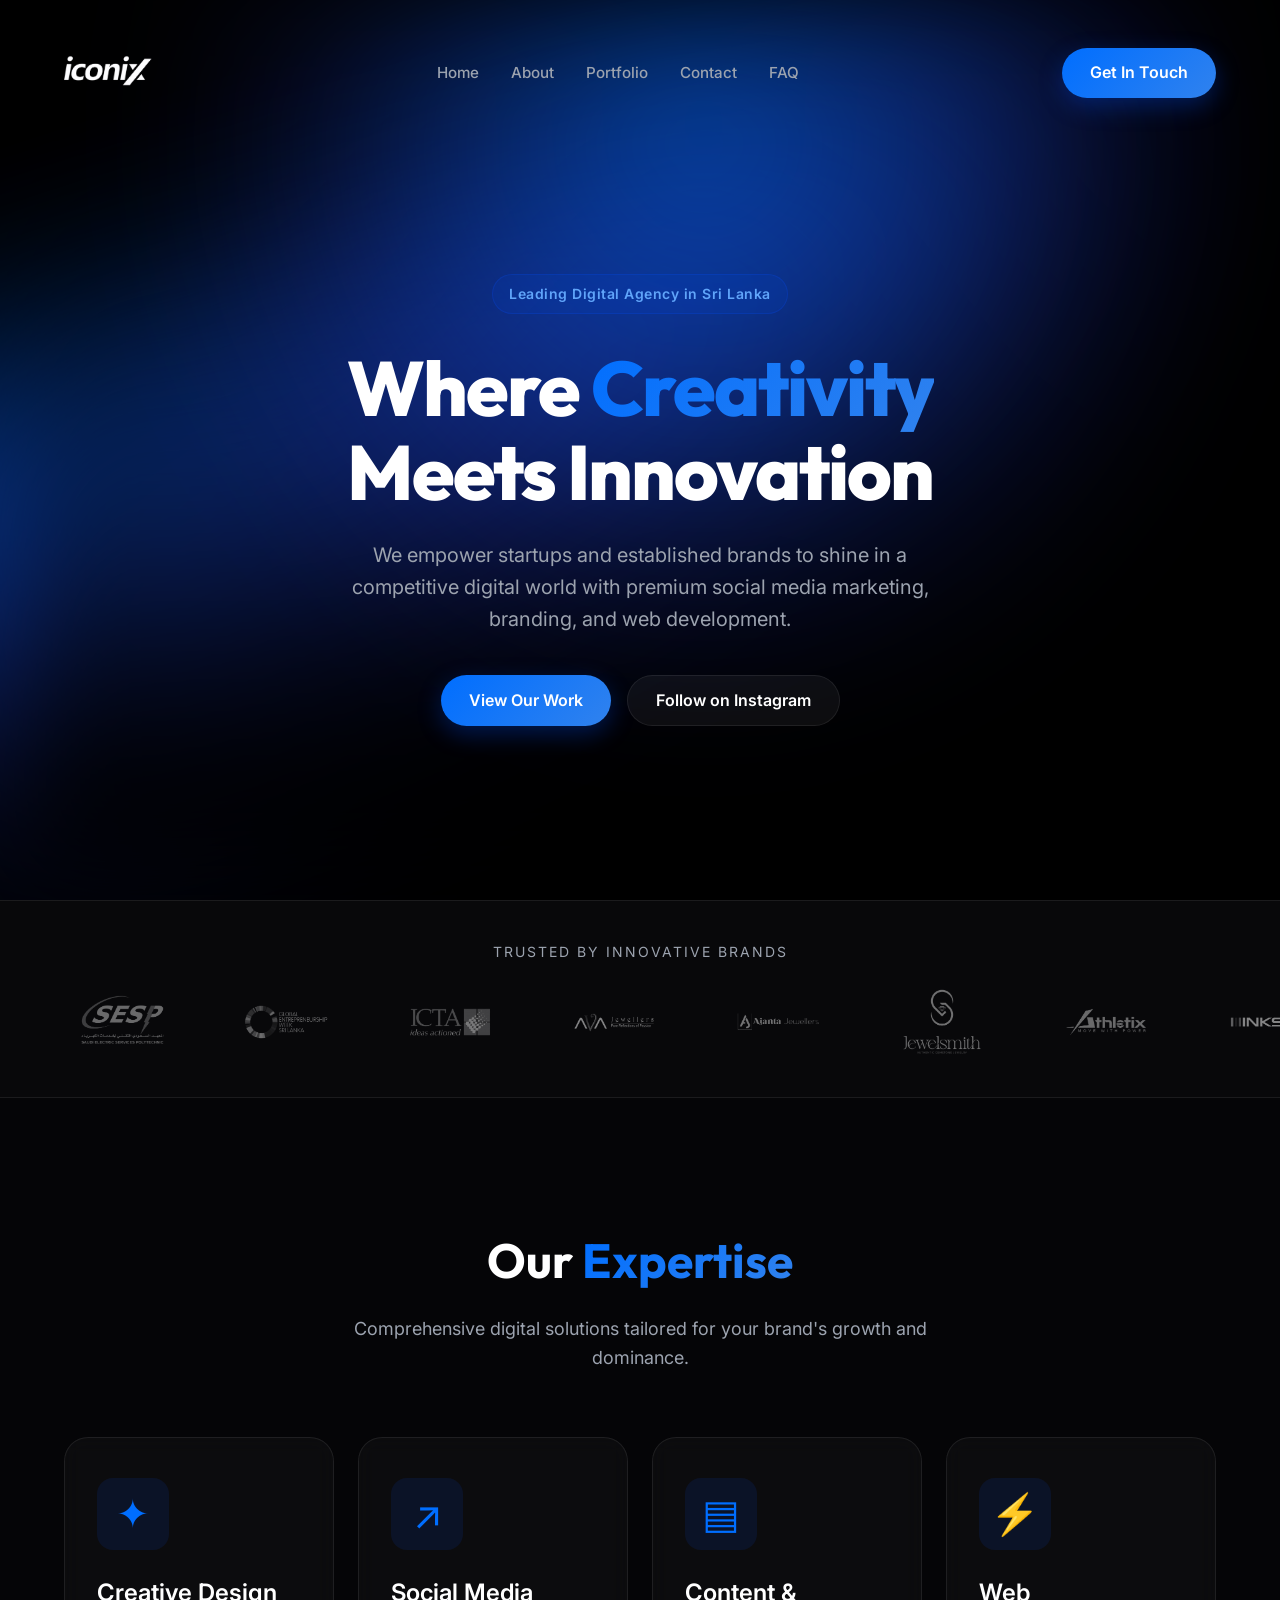
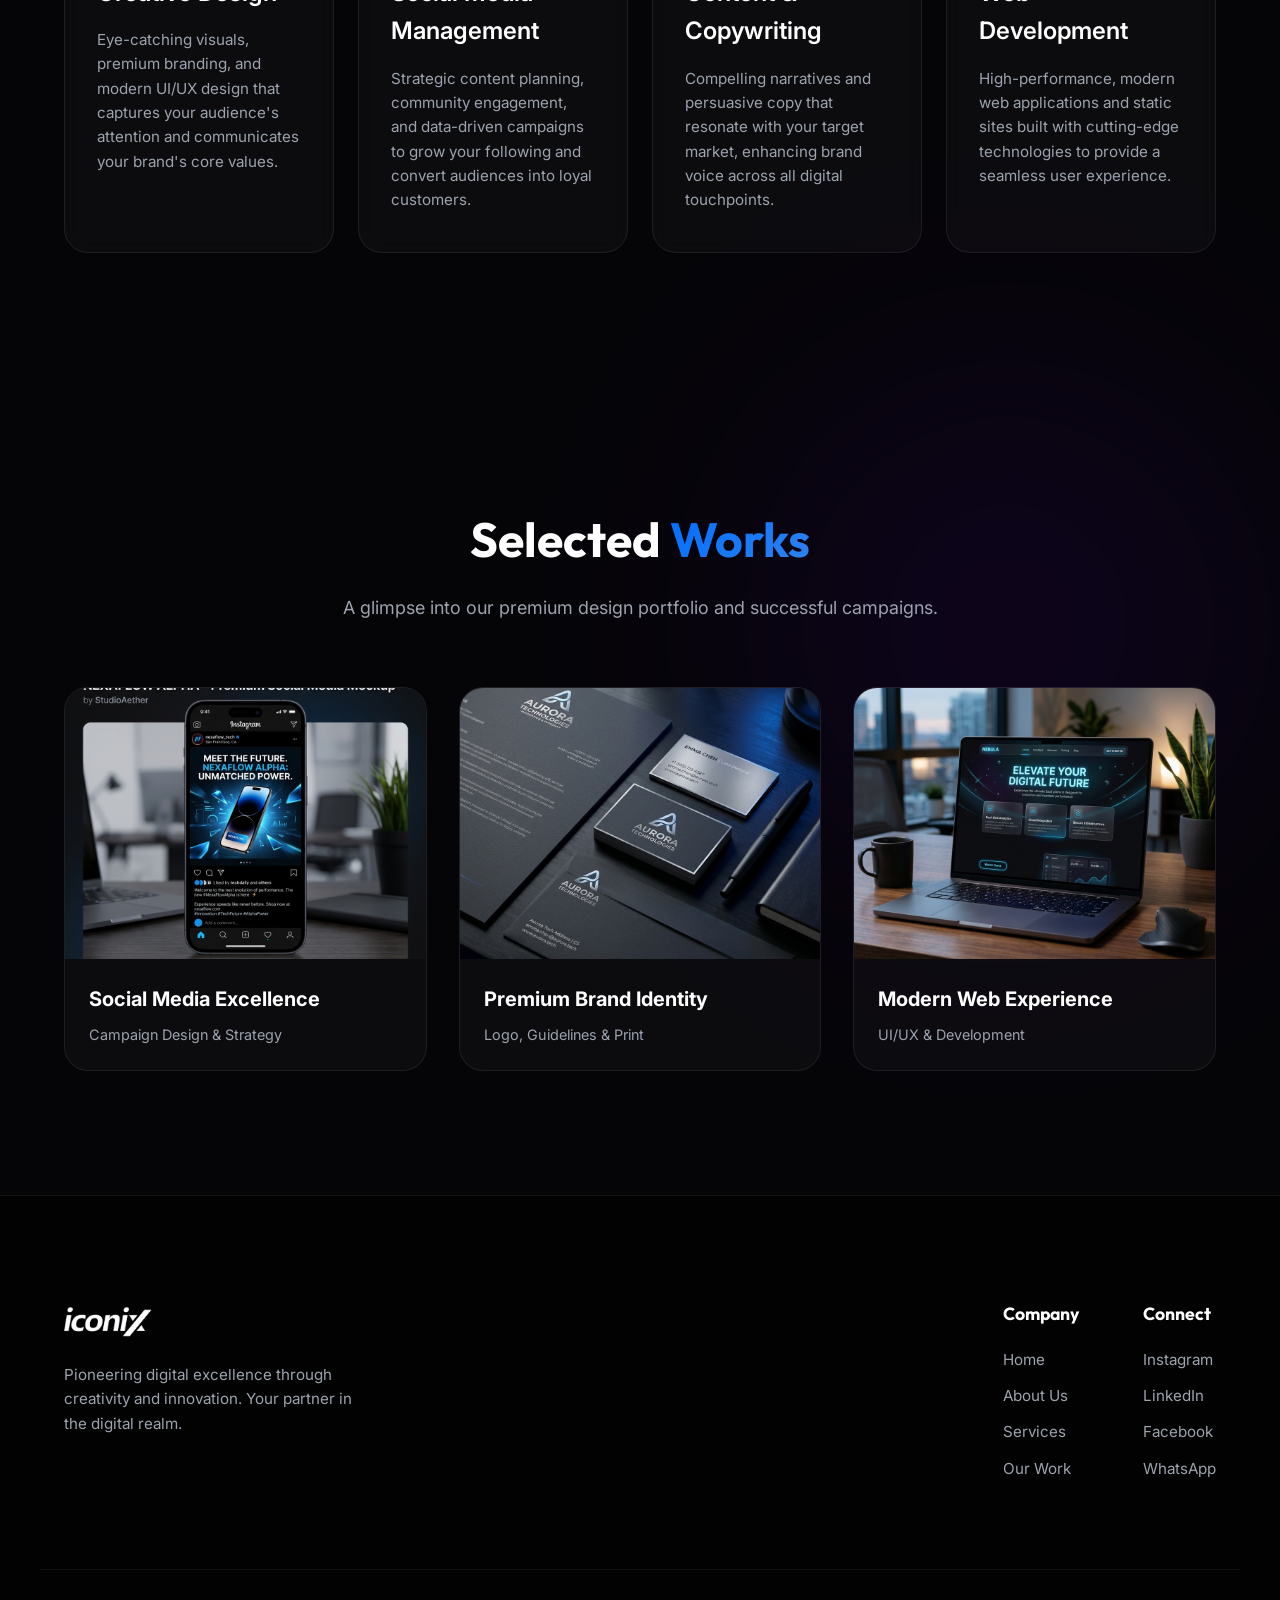
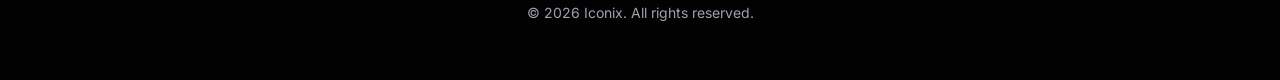
<file: index.html>
<!DOCTYPE html>
<html lang="en">
<head>
    <meta charset="UTF-8">
    <meta name="viewport" content="width=device-width, initial-scale=1.0">
    <title>Iconix | Premium Social Media Marketing</title>
    <meta name="description" content="Iconix is a premium social media marketing and branding agency. We empower startups and established brands to shine in a competitive digital world.">
    <link rel="stylesheet" href="styles.css">
    <link rel="preconnect" href="https://fonts.googleapis.com">
    <link rel="preconnect" href="https://fonts.gstatic.com" crossorigin>
    <link href="https://fonts.googleapis.com/css2?family=Inter:wght@300;400;500;600;700;800&family=Outfit:wght@500;700&display=swap" rel="stylesheet">
</head>
<body>
    <!-- Background Effects -->
    <div class="bg-glow blob-1"></div>
    <div class="bg-glow blob-2"></div>

    <!-- Navigation -->
    <nav id="navbar">
        <div class="container nav-container">
            <a href="#" class="logo">
                <img src="assets/logo.png" alt="Iconix Logo" id="brand-logo" onerror="this.style.display='none'; document.getElementById('text-logo').style.display='block';">
                <span id="text-logo" style="display: none;">iconi<span class="accent">x</span></span>
            </a>
            <ul class="nav-links">
                <li><a href="index.html">Home</a></li>
                <li><a href="about.html">About</a></li>
                <li><a href="portfolio.html">Portfolio</a></li>
                <li><a href="contact.html">Contact</a></li>
                <li><a href="#faq">FAQ</a></li>
            </ul>
            <a href="contact.html#get-in-touch" class="btn btn-primary">Get In Touch</a>
        </div>
    </nav>

    <!-- Hero Section -->
    <header class="hero" id="home">
        <div class="container hero-content">
            <div class="badge fade-in">Leading Digital Agency in Sri Lanka</div>
            <h1 class="hero-title fade-in">Where <span class="gradient-text">Creativity</span><br>Meets Innovation</h1>
            <p class="hero-subtitle fade-in">We empower startups and established brands to shine in a competitive digital world with premium social media marketing, branding, and web development.</p>
            <div class="hero-cta fade-in">
                <a href="portfolio.html" class="btn btn-primary">View Our Work</a>
                <a href="https://www.instagram.com/iconix.sl/" target="_blank" class="btn btn-secondary">Follow on Instagram</a>
            </div>
        </div>
    </header>

    <!-- Clients Marquee -->
    <section class="clients">
        <p class="clients-title">Trusted by innovative brands</p>
        <div class="marquee-container">
            <div class="marquee">
                <img src="assets/partner1.png" alt="Partner 1">
                <img src="assets/partner2.png" alt="Partner 2">
                <img src="assets/partner3.png" alt="Partner 3">
                <img src="assets/partner4.png" alt="Partner 4">
                <img src="assets/partner5.png" alt="Partner 5">
                <img src="assets/partner6.png" alt="Partner 6">
                <img src="assets/partner7.png" alt="Partner 7">
                <img src="assets/partner8.png" alt="Partner 8">
                <img src="assets/partner9.png" alt="Partner 9">
                <!-- Duplicate for seamless loop -->
                <img src="assets/partner1.png" alt="Partner 1">
                <img src="assets/partner2.png" alt="Partner 2">
                <img src="assets/partner3.png" alt="Partner 3">
                <img src="assets/partner4.png" alt="Partner 4">
                <img src="assets/partner5.png" alt="Partner 5">
                <img src="assets/partner6.png" alt="Partner 6">
                <img src="assets/partner7.png" alt="Partner 7">
                <img src="assets/partner8.png" alt="Partner 8">
                <img src="assets/partner9.png" alt="Partner 9">
            </div>
        </div>
    </section>

    <!-- Services Section -->
    <section class="services section-padding" id="services">
        <div class="container">
            <div class="section-header fade-in">
                <h2>Our <span class="gradient-text">Expertise</span></h2>
                <p>Comprehensive digital solutions tailored for your brand's growth and dominance.</p>
            </div>
            
            <div class="services-grid">
                <a href="about.html#creative-design" style="text-decoration: none; color: inherit; display: block;">
                    <div class="service-card reveal">
                        <div class="service-icon">✦</div>
                        <h3>Creative Design</h3>
                        <p>Eye-catching visuals, premium branding, and modern UI/UX design that captures your audience's attention and communicates your brand's core values.</p>
                    </div>
                </a>
                <a href="about.html#social-media" style="text-decoration: none; color: inherit; display: block;">
                    <div class="service-card reveal">
                        <div class="service-icon">↗</div>
                        <h3>Social Media Management</h3>
                        <p>Strategic content planning, community engagement, and data-driven campaigns to grow your following and convert audiences into loyal customers.</p>
                    </div>
                </a>
                <a href="about.html#content-copywriting" style="text-decoration: none; color: inherit; display: block;">
                    <div class="service-card reveal">
                        <div class="service-icon">▤</div>
                        <h3>Content & Copywriting</h3>
                        <p>Compelling narratives and persuasive copy that resonate with your target market, enhancing brand voice across all digital touchpoints.</p>
                    </div>
                </a>
                <a href="about.html#web-development" style="text-decoration: none; color: inherit; display: block;">
                    <div class="service-card reveal">
                        <div class="service-icon">⚡</div>
                        <h3>Web Development</h3>
                        <p>High-performance, modern web applications and static sites built with cutting-edge technologies to provide a seamless user experience.</p>
                    </div>
                </a>
            </div>
        </div>
    </section>

    <!-- Portfolio Section -->
    <section class="portfolio section-padding" id="portfolio">
        <div class="container">
            <div class="section-header fade-in">
                <h2>Selected <span class="gradient-text">Works</span></h2>
                <p>A glimpse into our premium design portfolio and successful campaigns.</p>
            </div>
            
            <div class="portfolio-grid">
                <div class="portfolio-card reveal">
                    <div class="portfolio-img-wrapper">
                        <img src="assets/portfolio_social_1777409912583.png" alt="Social Media Campaign">
                    </div>
                    <div class="portfolio-info">
                        <h4>Social Media Excellence</h4>
                        <p>Campaign Design & Strategy</p>
                    </div>
                </div>
                <div class="portfolio-card reveal" style="transition-delay: 0.1s">
                    <div class="portfolio-img-wrapper">
                        <img src="assets/portfolio_brand_1777409928251.png" alt="Brand Identity">
                    </div>
                    <div class="portfolio-info">
                        <h4>Premium Brand Identity</h4>
                        <p>Logo, Guidelines & Print</p>
                    </div>
                </div>
                <div class="portfolio-card reveal" style="transition-delay: 0.2s">
                    <div class="portfolio-img-wrapper">
                        <img src="assets/portfolio_web_1777409946085.png" alt="Web Design">
                    </div>
                    <div class="portfolio-info">
                        <h4>Modern Web Experience</h4>
                        <p>UI/UX & Development</p>
                    </div>
                </div>
            </div>
        </div>
    </section>



    <!-- Footer -->
    <footer>
        <div class="container footer-content">
            <div class="footer-brand">
                <a href="index.html" class="logo">
                    <img src="assets/logo.png" alt="Iconix Logo" style="height: 40px; width: auto;" onerror="this.style.display='none'; this.nextElementSibling.style.display='block';">
                    <span style="display: none; font-family: 'Outfit', sans-serif; font-weight: 700; font-size: 1.8rem; letter-spacing: -1px; color: white;">iconi<span class="accent">x</span></span>
                </a>
                <p>Pioneering digital excellence through creativity and innovation. Your partner in the digital realm.</p>
            </div>
            <div class="footer-links">
                <div class="link-group">
                    <h4>Company</h4>
                    <a href="#home">Home</a>
                    <a href="#about">About Us</a>
                    <a href="#services">Services</a>
                    <a href="portfolio.html">Our Work</a>
                </div>
                <div class="link-group">
                    <h4>Connect</h4>
                    <a href="https://www.instagram.com/iconix.sl/" target="_blank">Instagram</a>
                    <a href="#">LinkedIn</a>
                    <a href="#">Facebook</a>
                    <a href="https://wa.me/94767954272" target="_blank">WhatsApp</a>
                </div>
            </div>
        </div>
        <div class="container footer-bottom">
            <p>&copy; 2026 Iconix. All rights reserved.</p>
        </div>
    </footer>

    <script src="script.js"></script>
</body>
</html>
</file>
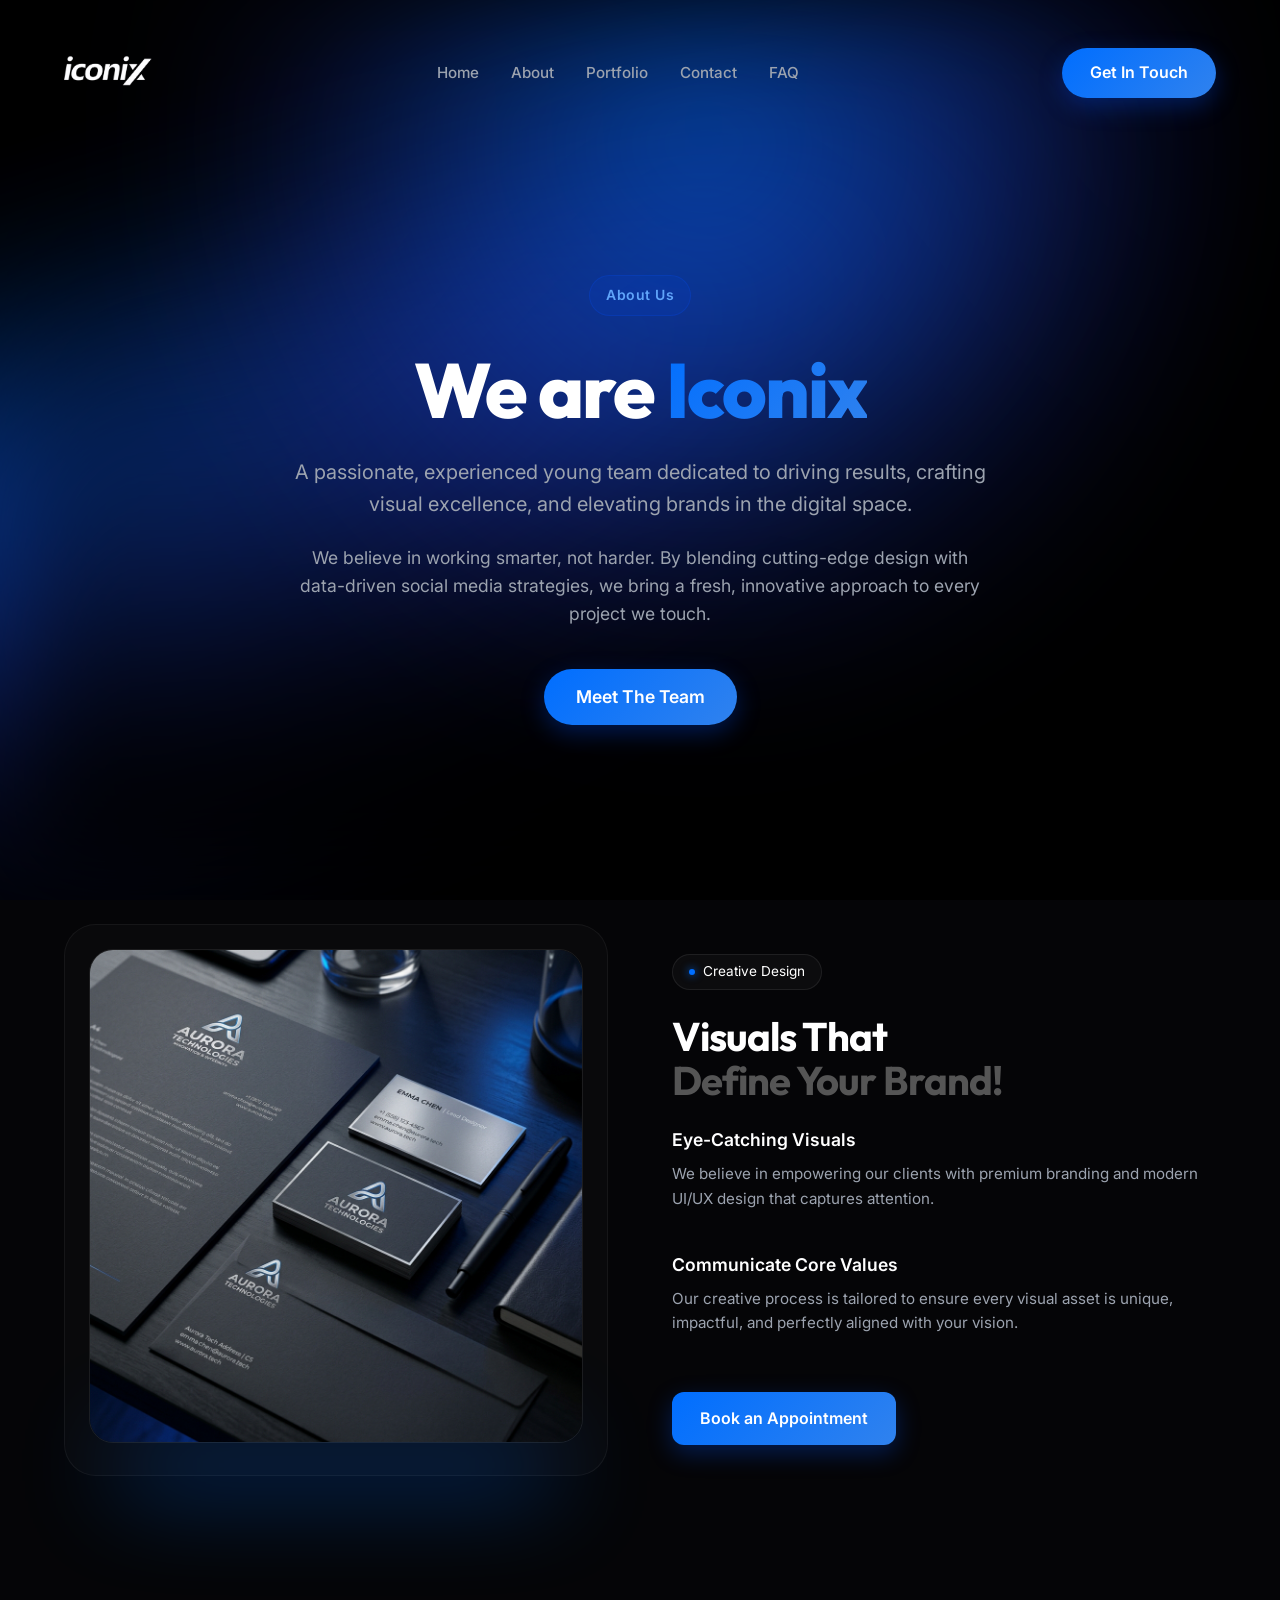
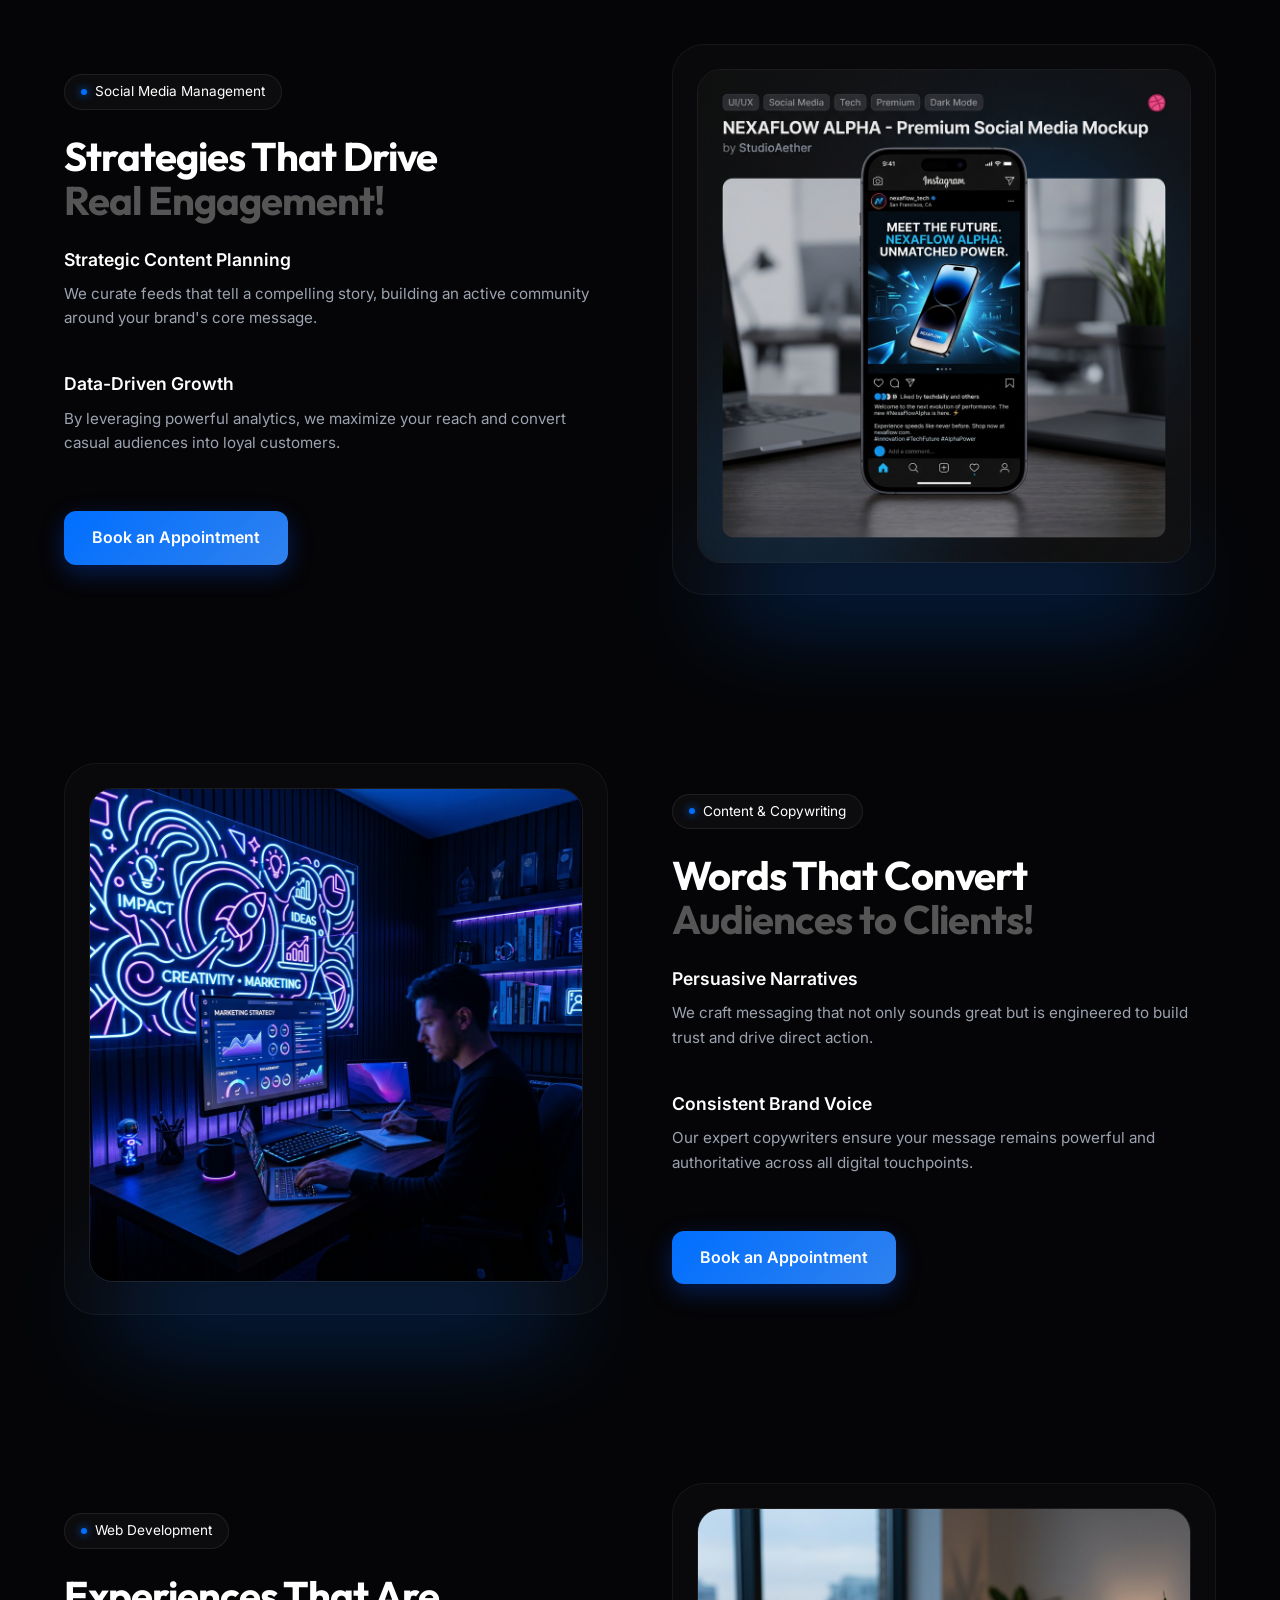
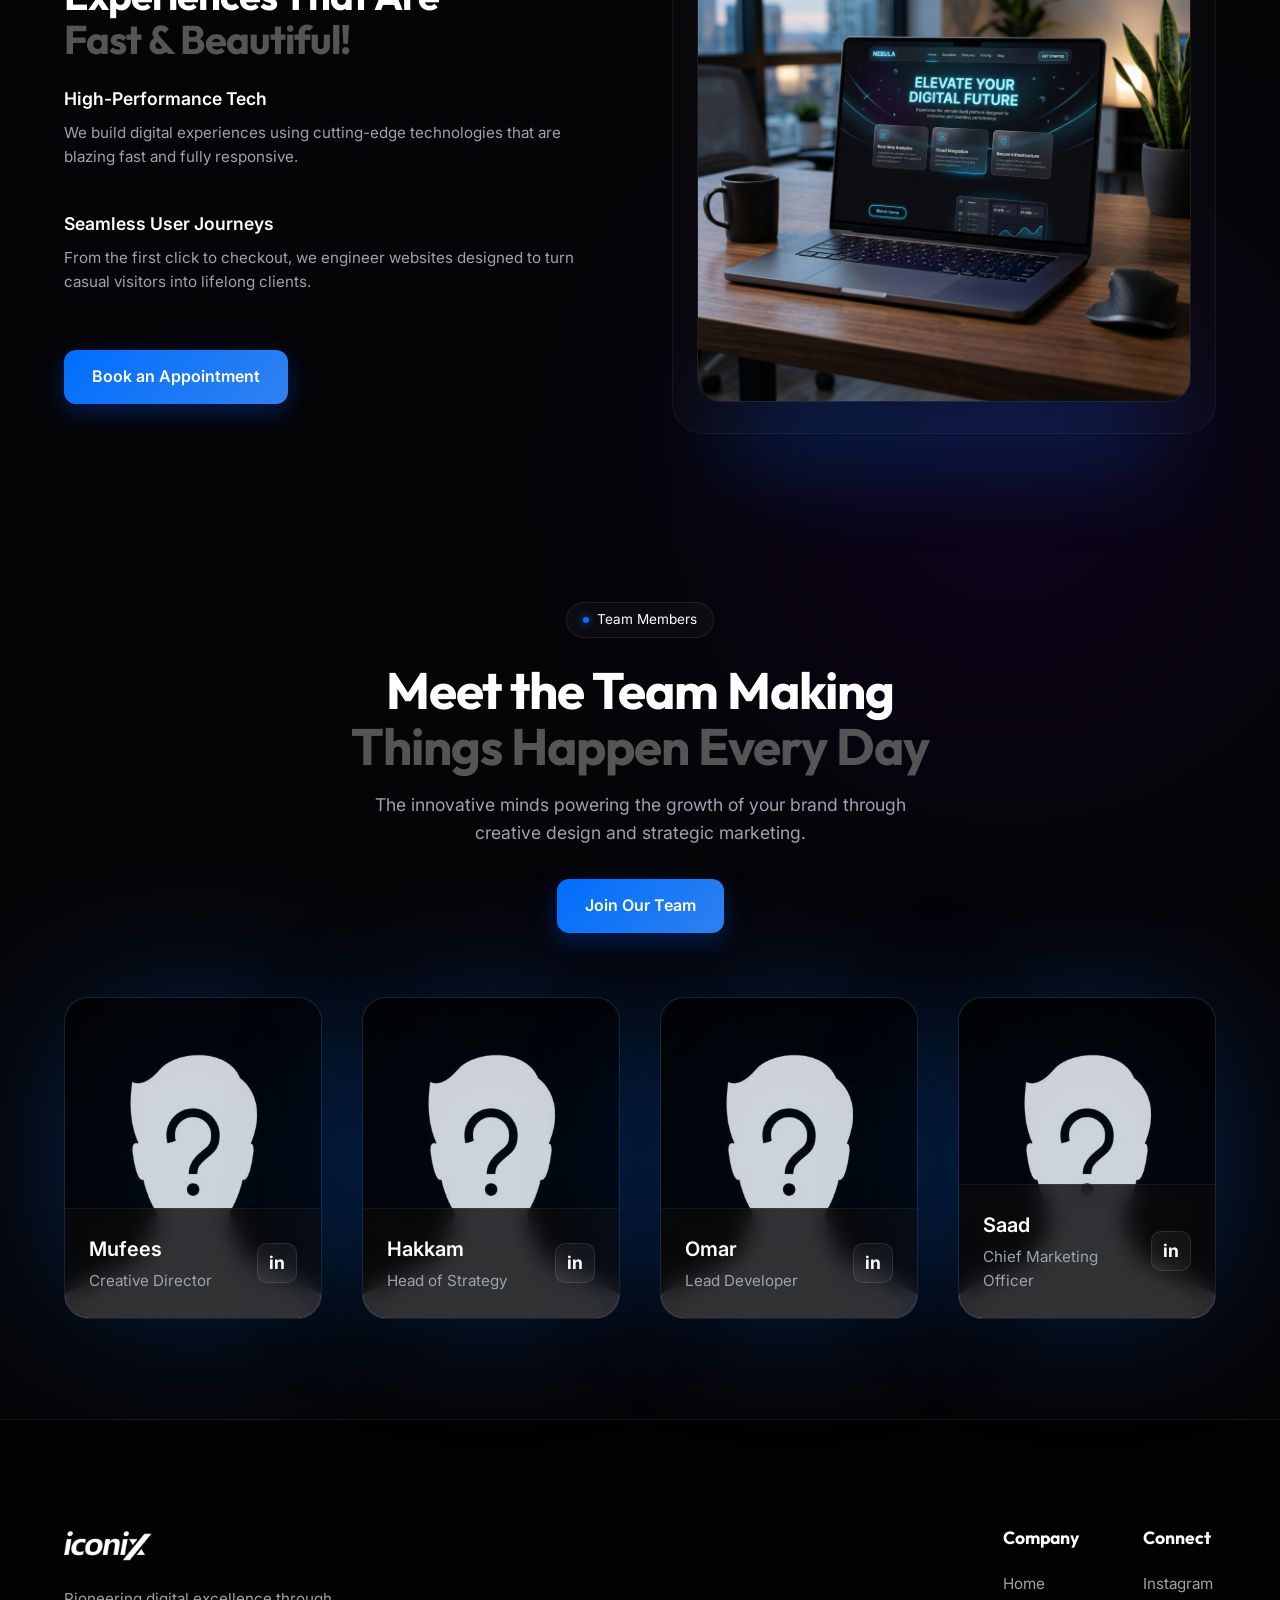
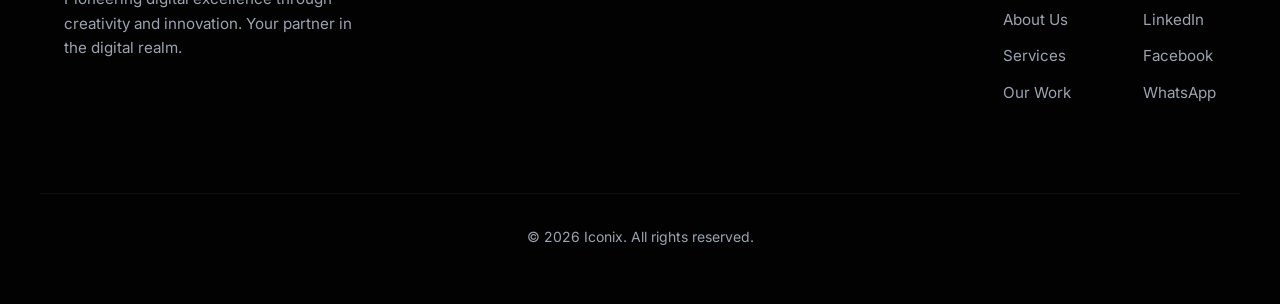
<file: about.html>
<!DOCTYPE html>
<html lang="en">

<head>
    <meta charset="UTF-8">
    <meta name="viewport" content="width=device-width, initial-scale=1.0">
    <title>About Us | Iconix</title>
    <meta name="description" content="Learn more about Iconix, a premium social media marketing and branding agency.">
    <link rel="stylesheet" href="styles.css">
    <link rel="preconnect" href="https://fonts.googleapis.com">
    <link rel="preconnect" href="https://fonts.gstatic.com" crossorigin>
    <link
        href="https://fonts.googleapis.com/css2?family=Inter:wght@300;400;500;600;700;800&family=Outfit:wght@500;700&display=swap"
        rel="stylesheet">
</head>

<body>
    <!-- Background Effects -->
    <div class="bg-glow blob-1"></div>
    <div class="bg-glow blob-2"></div>

    <!-- Navigation -->
    <nav id="navbar">
        <div class="container nav-container">
            <a href="index.html" class="logo">
                <img src="assets/logo.png" alt="Iconix Logo" id="brand-logo"
                    onerror="this.style.display='none'; document.getElementById('text-logo').style.display='block';">
                <span id="text-logo" style="display: none;">iconi<span class="accent">x</span></span>
            </a>
            <ul class="nav-links">
                <li><a href="index.html">Home</a></li>
                <li><a href="about.html">About</a></li>
                <li><a href="portfolio.html">Portfolio</a></li>
                <li><a href="contact.html">Contact</a></li>
                <li><a href="index.html#faq">FAQ</a></li>
            </ul>
            <a href="contact.html#get-in-touch" class="btn btn-primary">Get In Touch</a>
        </div>
    </nav>

    <main>
        <!-- About Hero Section -->
        <header class="hero" id="home">
            <div class="container hero-content" style="max-width: 900px;">
                <div class="badge fade-in">About Us</div>
                <h1 class="hero-title fade-in">We are <span class="gradient-text">Iconix</span></h1>
                <p class="hero-subtitle fade-in" style="max-width: 700px; margin-bottom: 24px;">A passionate,
                    experienced young team dedicated to driving results, crafting visual excellence, and elevating
                    brands in the digital space.</p>
                <p class="fade-in"
                    style="color: var(--text-secondary); font-size: 1.1rem; max-width: 700px; margin-bottom: 40px;">We
                    believe in working smarter, not harder. By blending cutting-edge design with data-driven social
                    media strategies, we bring a fresh, innovative approach to every project we touch.</p>
                <div class="hero-cta fade-in">
                    <a href="#team" class="btn btn-primary" style="padding: 14px 32px; font-size: 1.1rem;">Meet The
                        Team</a>
                </div>
            </div>
        </header>

        <!-- Expertise Sections -->
        <section class="container split-section reveal" id="creative-design">
            <div class="split-img premium-img">
                <div class="img-glow"></div>
                <img src="assets/portfolio_brand_1777409928251.png" alt="Creative Design">
            </div>
            <div class="split-text premium-layout">
                <div class="badge-small"><span class="dot"></span> Creative Design</div>
                <h2 class="premium-heading">Visuals That <span class="text-muted">Define Your Brand!</span></h2>

                <div class="premium-features">
                    <div class="feature-item">
                        <h4>Eye-Catching Visuals</h4>
                        <p>We believe in empowering our clients with premium branding and modern UI/UX design that
                            captures attention.</p>
                    </div>
                    <div class="feature-item">
                        <h4>Communicate Core Values</h4>
                        <p>Our creative process is tailored to ensure every visual asset is unique, impactful, and
                            perfectly aligned with your vision.</p>
                    </div>
                </div>

                <div class="premium-cta">
                    <a href="contact.html#get-in-touch" class="btn btn-primary">Book an Appointment</a>

                </div>
            </div>
        </section>

        <section class="container split-section reverse reveal" id="social-media">
            <div class="split-img premium-img">
                <div class="img-glow"></div>
                <img src="assets/portfolio_social_1777409912583.png" alt="Social Media Management">
            </div>
            <div class="split-text premium-layout">
                <div class="badge-small"><span class="dot"></span> Social Media Management</div>
                <h2 class="premium-heading">Strategies That Drive <span class="text-muted">Real Engagement!</span></h2>

                <div class="premium-features">
                    <div class="feature-item">
                        <h4>Strategic Content Planning</h4>
                        <p>We curate feeds that tell a compelling story, building an active community around your
                            brand's core message.</p>
                    </div>
                    <div class="feature-item">
                        <h4>Data-Driven Growth</h4>
                        <p>By leveraging powerful analytics, we maximize your reach and convert casual audiences into
                            loyal customers.</p>
                    </div>
                </div>

                <div class="premium-cta">
                    <a href="contact.html#get-in-touch" class="btn btn-primary">Book an Appointment</a>

                </div>
            </div>
        </section>

        <section class="container split-section reveal" id="content-copywriting">
            <div class="split-img premium-img">
                <div class="img-glow"></div>
                <img src="assets/about_value.png" alt="Content & Copywriting">
            </div>
            <div class="split-text premium-layout">
                <div class="badge-small"><span class="dot"></span> Content & Copywriting</div>
                <h2 class="premium-heading">Words That Convert <span class="text-muted">Audiences to Clients!</span>
                </h2>

                <div class="premium-features">
                    <div class="feature-item">
                        <h4>Persuasive Narratives</h4>
                        <p>We craft messaging that not only sounds great but is engineered to build trust and drive
                            direct action.</p>
                    </div>
                    <div class="feature-item">
                        <h4>Consistent Brand Voice</h4>
                        <p>Our expert copywriters ensure your message remains powerful and authoritative across all
                            digital touchpoints.</p>
                    </div>
                </div>

                <div class="premium-cta">
                    <a href="contact.html#get-in-touch" class="btn btn-primary">Book an Appointment</a>

                </div>
            </div>
        </section>

        <section class="container split-section reverse reveal" id="web-development">
            <div class="split-img premium-img">
                <div class="img-glow"></div>
                <img src="assets/portfolio_web_1777409946085.png" alt="Web Development">
            </div>
            <div class="split-text premium-layout">
                <div class="badge-small"><span class="dot"></span> Web Development</div>
                <h2 class="premium-heading">Experiences That Are <span class="text-muted">Fast & Beautiful!</span></h2>

                <div class="premium-features">
                    <div class="feature-item">
                        <h4>High-Performance Tech</h4>
                        <p>We build digital experiences using cutting-edge technologies that are blazing fast and fully
                            responsive.</p>
                    </div>
                    <div class="feature-item">
                        <h4>Seamless User Journeys</h4>
                        <p>From the first click to checkout, we engineer websites designed to turn casual visitors into
                            lifelong clients.</p>
                    </div>
                </div>

                <div class="premium-cta">
                    <a href="contact.html#get-in-touch" class="btn btn-primary">Book an Appointment</a>

                </div>
            </div>
        </section>

        <!-- Premium Team Section -->
        <section class="container section-padding" id="team">
            <div class="section-header reveal" style="max-width: 800px; margin: 0 auto 64px;">
                <div class="badge-small"
                    style="display: inline-flex; align-items: center; gap: 8px; padding: 6px 16px; background: rgba(255, 255, 255, 0.03); border: 1px solid rgba(255, 255, 255, 0.08); border-radius: 100px; font-size: 0.85rem; margin-bottom: 24px;">
                    <span class="dot"
                        style="width: 6px; height: 6px; background: var(--accent-blue); border-radius: 50%; box-shadow: 0 0 8px var(--accent-blue);"></span>
                    Team Members
                </div>
                <h2 class="premium-heading" style="font-size: clamp(2.5rem, 4vw, 3.5rem); margin-bottom: 16px;">Meet the
                    Team Making <span class="text-muted" style="color: #555; display: block;">Things Happen Every
                        Day</span></h2>
                <p style="color: var(--text-secondary); margin-bottom: 32px; font-size: 1.1rem;">The innovative minds
                    powering the growth of your brand through creative design and strategic marketing.</p>
                <a href="https://wa.me/94767954272" target="_blank" class="btn btn-primary"
                    style="border-radius: 12px; padding: 14px 28px;">Join Our Team</a>
            </div>

            <div class="premium-team-grid">
                <!-- Card 1 -->
                <div class="premium-team-card reveal">
                    <div class="team-glow"></div>
                    <div class="team-img-wrapper">
                        <img src="assets/silhouette.png" alt="Mufees" style="filter: invert(1) opacity(0.8);">
                    </div>
                    <div class="team-info-overlay">
                        <div class="team-info-left">
                            <h3>Mufees</h3>
                            <p>Creative Director</p>
                        </div>
                        <a href="https://linkedin.com" target="_blank" class="team-social-icon">in</a>
                    </div>
                </div>
                <!-- Card 2 -->
                <div class="premium-team-card reveal" style="transition-delay: 0.1s;">
                    <div class="team-glow"></div>
                    <div class="team-img-wrapper">
                        <img src="assets/silhouette.png" alt="Hakkam" style="filter: invert(1) opacity(0.8);">
                    </div>
                    <div class="team-info-overlay">
                        <div class="team-info-left">
                            <h3>Hakkam</h3>
                            <p>Head of Strategy</p>
                        </div>
                        <a href="https://linkedin.com" target="_blank" class="team-social-icon">in</a>
                    </div>
                </div>
                <!-- Card 3 -->
                <div class="premium-team-card reveal" style="transition-delay: 0.2s;">
                    <div class="team-glow"></div>
                    <div class="team-img-wrapper">
                        <img src="assets/silhouette.png" alt="Omar" style="filter: invert(1) opacity(0.8);">
                    </div>
                    <div class="team-info-overlay">
                        <div class="team-info-left">
                            <h3>Omar</h3>
                            <p>Lead Developer</p>
                        </div>
                        <a href="https://linkedin.com" target="_blank" class="team-social-icon">in</a>
                    </div>
                </div>
                <!-- Card 4 -->
                <div class="premium-team-card reveal" style="transition-delay: 0.3s;">
                    <div class="team-glow"></div>
                    <div class="team-img-wrapper">
                        <img src="assets/silhouette.png" alt="Saad" style="filter: invert(1) opacity(0.8);">
                    </div>
                    <div class="team-info-overlay">
                        <div class="team-info-left">
                            <h3>Saad</h3>
                            <p>Chief Marketing Officer</p>
                        </div>
                        <a href="https://linkedin.com" target="_blank" class="team-social-icon">in</a>
                    </div>
                </div>
            </div>
        </section>
    </main>

    <!-- Footer -->
    <footer>
        <div class="container footer-content">
            <div class="footer-brand">
                <a href="index.html" class="logo">
                    <img src="assets/logo.png" alt="Iconix Logo" style="height: 40px; width: auto;" onerror="this.style.display='none'; this.nextElementSibling.style.display='block';">
                    <span style="display: none; font-family: 'Outfit', sans-serif; font-weight: 700; font-size: 1.8rem; letter-spacing: -1px; color: white;">iconi<span class="accent">x</span></span>
                </a>
                <p>Pioneering digital excellence through creativity and innovation. Your partner in the digital realm.
                </p>
            </div>
            <div class="footer-links">
                <div class="link-group">
                    <h4>Company</h4>
                    <a href="index.html">Home</a>
                    <a href="about.html">About Us</a>
                    <a href="index.html#services">Services</a>
                    <a href="portfolio.html">Our Work</a>
                </div>
                <div class="link-group">
                    <h4>Connect</h4>
                    <a href="https://www.instagram.com/iconix.sl/" target="_blank">Instagram</a>
                    <a href="#">LinkedIn</a>
                    <a href="#">Facebook</a>
                    <a href="https://wa.me/94767954272" target="_blank">WhatsApp</a>
                </div>
            </div>
        </div>
        <div class="container footer-bottom">
            <p>&copy; 2026 Iconix. All rights reserved.</p>
        </div>
    </footer>

    <script src="script.js"></script>
</body>

</html>
</file>
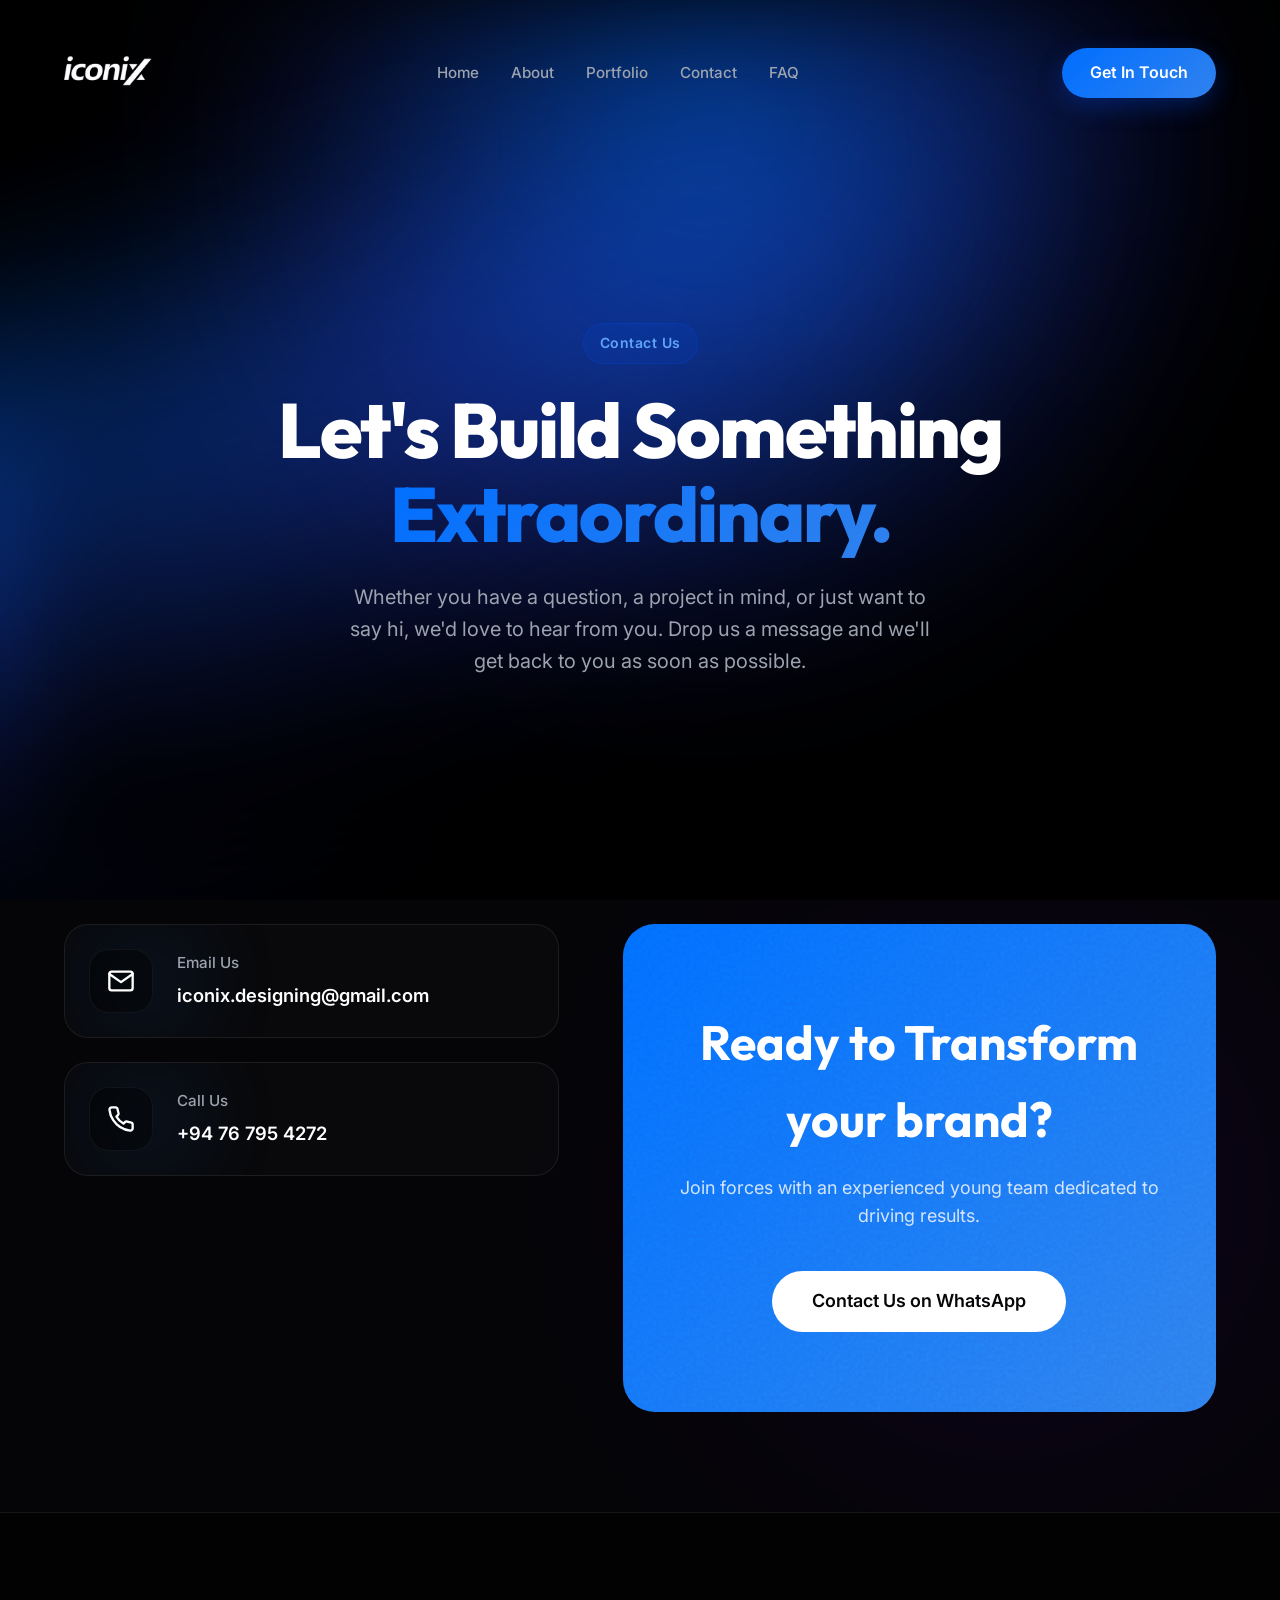
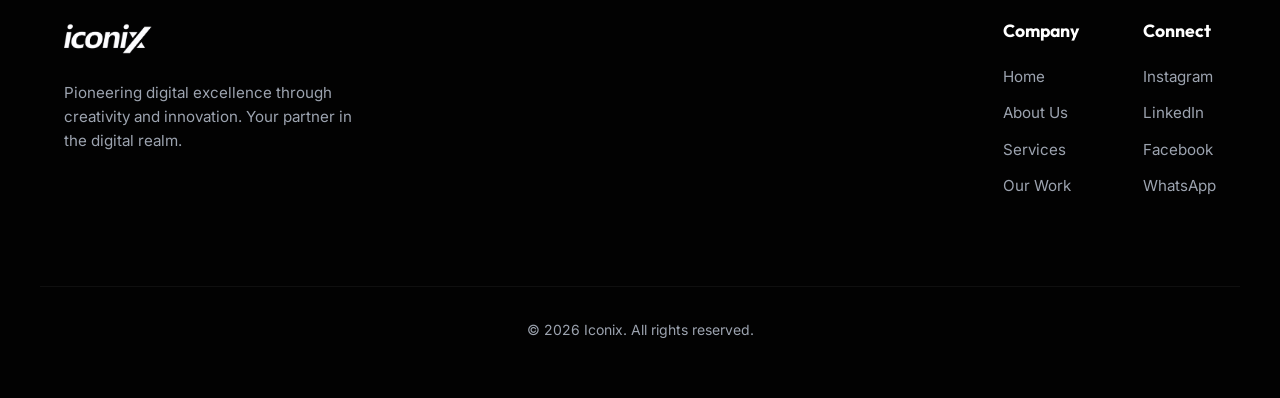
<file: contact.html>
<!DOCTYPE html>
<html lang="en">

<head>
    <meta charset="UTF-8">
    <meta name="viewport" content="width=device-width, initial-scale=1.0">
    <title>Contact Us | Iconix</title>
    <meta name="description" content="Get in touch with Iconix to elevate your brand.">
    <link rel="stylesheet" href="styles.css">
    <link rel="preconnect" href="https://fonts.googleapis.com">
    <link rel="preconnect" href="https://fonts.gstatic.com" crossorigin>
    <link
        href="https://fonts.googleapis.com/css2?family=Inter:wght@300;400;500;600;700;800&family=Outfit:wght@500;700&display=swap"
        rel="stylesheet">
</head>

<body>
    <!-- Background Effects -->
    <div class="bg-glow blob-1"></div>
    <div class="bg-glow blob-2"></div>

    <!-- Navigation -->
    <nav id="navbar">
        <div class="container nav-container">
            <a href="index.html" class="logo">
                <img src="assets/logo.png" alt="Iconix Logo" id="brand-logo"
                    onerror="this.style.display='none'; document.getElementById('text-logo').style.display='block';">
                <span id="text-logo" style="display: none;">iconi<span class="accent">x</span></span>
            </a>
            <ul class="nav-links">
                <li><a href="index.html">Home</a></li>
                <li><a href="about.html">About</a></li>
                <li><a href="portfolio.html">Portfolio</a></li>
                <li><a href="contact.html">Contact</a></li>
                <li><a href="index.html#faq">FAQ</a></li>
            </ul>
            <a href="contact.html#get-in-touch" class="btn btn-primary">Get In Touch</a>
        </div>
    </nav>

    <main>
        <header class="hero fade-in" id="home">
            <div class="container hero-content" style="max-width: 800px;">
                <div class="badge fade-in" style="margin-bottom: 24px;">Contact Us</div>
                <h1 class="hero-title fade-in">Let's Build Something <span class="gradient-text">Extraordinary.</span>
                </h1>
                <p class="hero-subtitle fade-in" style="margin-bottom: 0;">Whether you have a question, a project in
                    mind, or just want to say hi, we'd love to hear from you. Drop us a message and we'll get back to
                    you as soon as possible.</p>
            </div>
        </header>

        <section class="container section-padding" id="get-in-touch">
            <div class="contact-wrapper">

                <div class="contact-details">
                    <div class="contact-item">
                        <div class="contact-icon">
                            <svg xmlns="http://www.w3.org/2000/svg" width="28" height="28" viewBox="0 0 24 24"
                                fill="none" stroke="currentColor" stroke-width="2" stroke-linecap="round"
                                stroke-linejoin="round">
                                <path d="M4 4h16c1.1 0 2 .9 2 2v12c0 1.1-.9 2-2 2H4c-1.1 0-2-.9-2-2V6c0-1.1.9-2 2-2z">
                                </path>
                                <polyline points="22,6 12,13 2,6"></polyline>
                            </svg>
                        </div>
                        <div class="contact-text">
                            <h4>Email Us</h4>
                            <a href="mailto:iconix.designing@gmail.com">iconix.designing@gmail.com</a>
                        </div>
                    </div>
                    <div class="contact-item">
                        <div class="contact-icon">
                            <svg xmlns="http://www.w3.org/2000/svg" width="28" height="28" viewBox="0 0 24 24"
                                fill="none" stroke="currentColor" stroke-width="2" stroke-linecap="round"
                                stroke-linejoin="round">
                                <path
                                    d="M22 16.92v3a2 2 0 0 1-2.18 2 19.79 19.79 0 0 1-8.63-3.07 19.5 19.5 0 0 1-6-6 19.79 19.79 0 0 1-3.07-8.67A2 2 0 0 1 4.11 2h3a2 2 0 0 1 2 1.72 12.84 12.84 0 0 0 .7 2.81 2 2 0 0 1-.45 2.11L8.09 9.91a16 16 0 0 0 6 6l1.27-1.27a2 2 0 0 1 2.11-.45 12.84 12.84 0 0 0 2.81.7A2 2 0 0 1 22 16.92z">
                                </path>
                            </svg>
                        </div>
                        <div class="contact-text">
                            <h4>Call Us</h4>
                            <a href="tel:+94767954272">+94 76 795 4272</a>
                        </div>
                    </div>
                </div>

                <div class="cta-box fade-in"
                    style="height: 100%; display: flex; flex-direction: column; justify-content: center;">
                    <h2>Ready to Transform your brand?</h2>
                    <p>Join forces with an experienced young team dedicated to driving results.</p>
                    <div>
                        <a href="https://wa.me/94767954272" target="_blank" class="btn btn-primary btn-lg">Contact Us on
                            WhatsApp</a>
                    </div>
                </div>
            </div>
        </section>
    </main>

    <!-- Footer -->
    <footer>
        <div class="container footer-content">
            <div class="footer-brand">
                <a href="index.html" class="logo">
                    <img src="assets/logo.png" alt="Iconix Logo" style="height: 40px; width: auto;" onerror="this.style.display='none'; this.nextElementSibling.style.display='block';">
                    <span style="display: none; font-family: 'Outfit', sans-serif; font-weight: 700; font-size: 1.8rem; letter-spacing: -1px; color: white;">iconi<span class="accent">x</span></span>
                </a>
                <p>Pioneering digital excellence through creativity and innovation. Your partner in the digital realm.
                </p>
            </div>
            <div class="footer-links">
                <div class="link-group">
                    <h4>Company</h4>
                    <a href="index.html">Home</a>
                    <a href="about.html">About Us</a>
                    <a href="index.html#services">Services</a>
                    <a href="portfolio.html">Our Work</a>
                </div>
                <div class="link-group">
                    <h4>Connect</h4>
                    <a href="https://www.instagram.com/iconix.sl/" target="_blank">Instagram</a>
                    <a href="#">LinkedIn</a>
                    <a href="#">Facebook</a>
                    <a href="https://wa.me/94767954272" target="_blank">WhatsApp</a>
                </div>
            </div>
        </div>
        <div class="container footer-bottom">
            <p>&copy; 2026 Iconix. All rights reserved.</p>
        </div>
    </footer>

    <script src="script.js"></script>
</body>

</html>
</file>
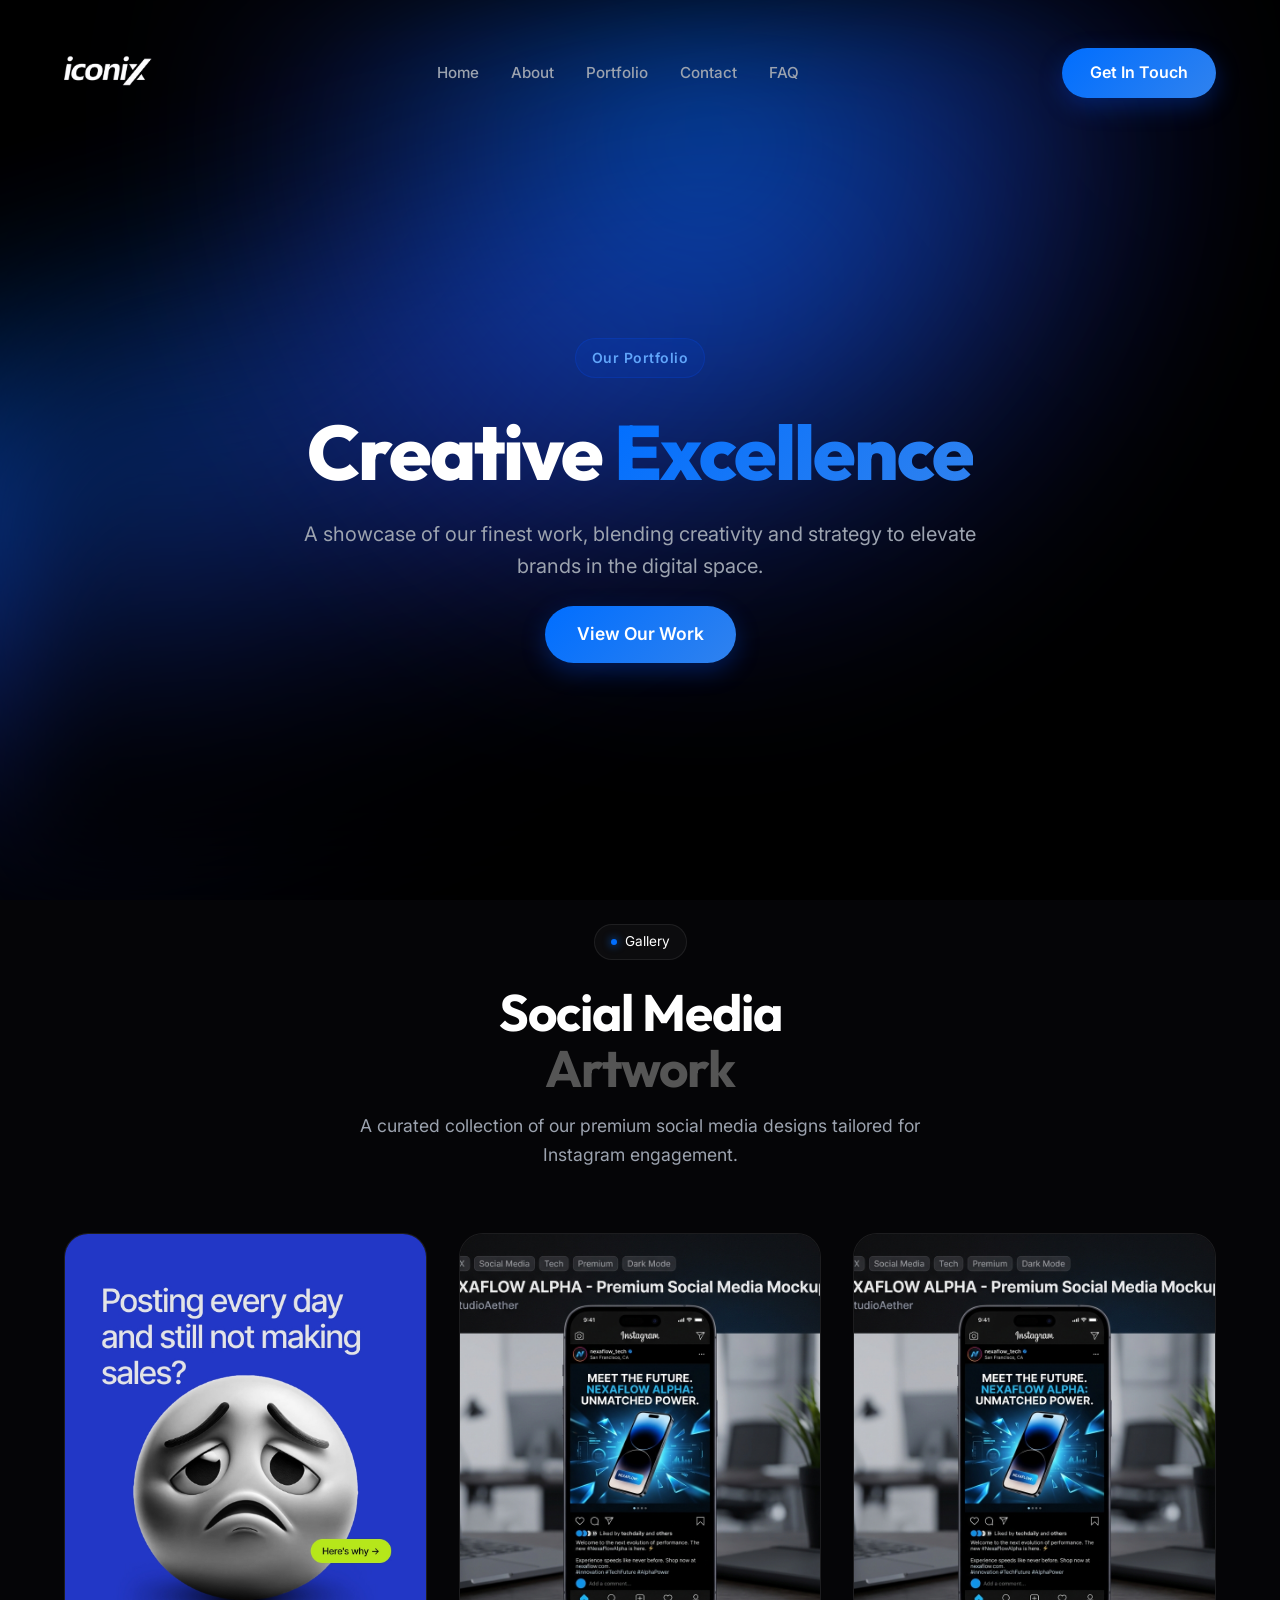
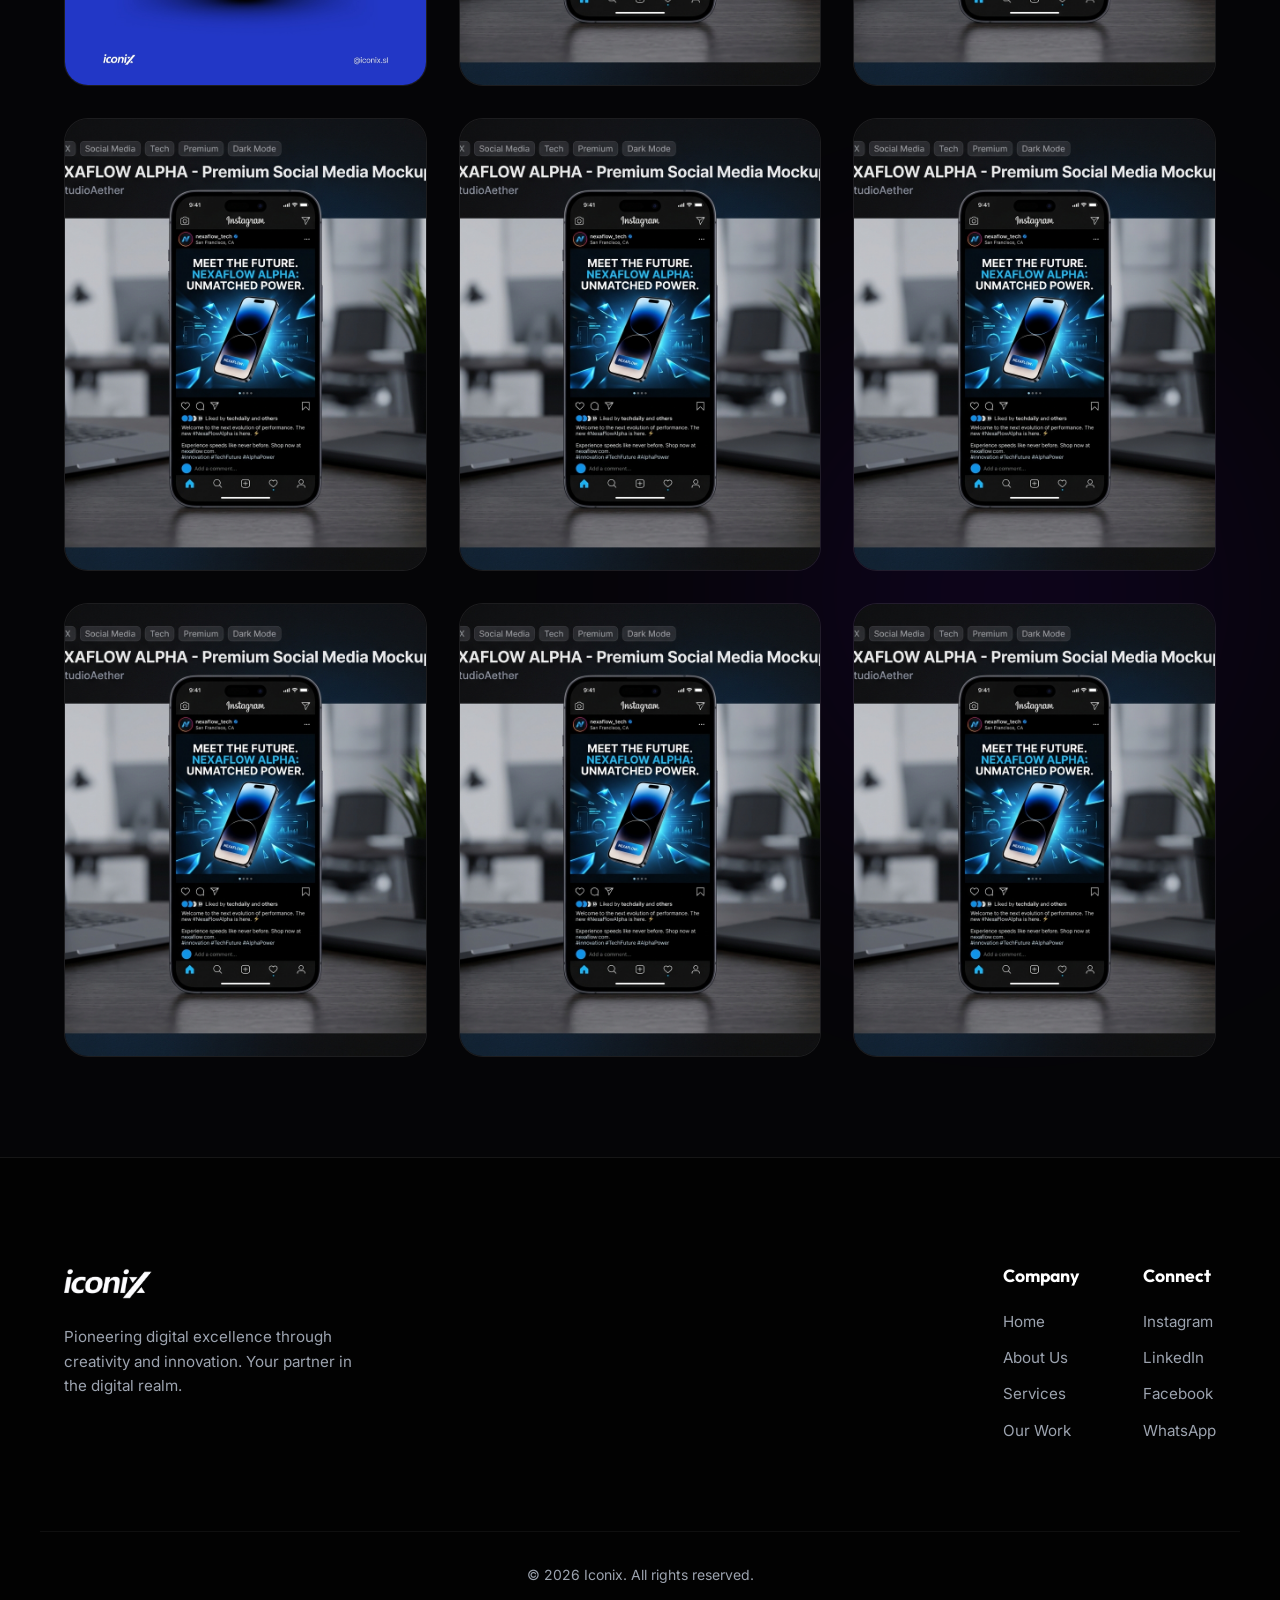
<file: portfolio.html>
<!DOCTYPE html>
<html lang="en">

<head>
    <meta charset="UTF-8">
    <meta name="viewport" content="width=device-width, initial-scale=1.0">
    <title>Portfolio | Iconix</title>
    <meta name="description" content="A showcase of Iconix's premium social media marketing and branding work.">
    <link rel="stylesheet" href="styles.css">
    <link rel="preconnect" href="https://fonts.googleapis.com">
    <link rel="preconnect" href="https://fonts.gstatic.com" crossorigin>
    <link
        href="https://fonts.googleapis.com/css2?family=Inter:wght@300;400;500;600;700;800&family=Outfit:wght@500;700&display=swap"
        rel="stylesheet">
</head>

<body>
    <!-- Background Effects -->
    <div class="bg-glow blob-1"></div>
    <div class="bg-glow blob-2"></div>

    <!-- Navigation -->
    <nav id="navbar">
        <div class="container nav-container">
            <a href="index.html" class="logo">
                <img src="assets/logo.png" alt="Iconix Logo" id="brand-logo"
                    onerror="this.style.display='none'; document.getElementById('text-logo').style.display='block';">
                <span id="text-logo" style="display: none;">iconi<span class="accent">x</span></span>
            </a>
            <ul class="nav-links">
                <li><a href="index.html">Home</a></li>
                <li><a href="about.html">About</a></li>
                <li><a href="portfolio.html">Portfolio</a></li>
                <li><a href="contact.html">Contact</a></li>
                <li><a href="index.html#faq">FAQ</a></li>
            </ul>
            <a href="contact.html#get-in-touch" class="btn btn-primary">Get In Touch</a>
        </div>
    </nav>

    <main>
        <!-- Portfolio Hero Section -->
        <header class="hero" id="home">
            <div class="container hero-content" style="max-width: 900px;">
                <div class="badge fade-in">Our Portfolio</div>
                <h1 class="hero-title fade-in">Creative <span class="gradient-text">Excellence</span></h1>
                <p class="hero-subtitle fade-in" style="max-width: 700px; margin-bottom: 24px;">A showcase of our finest
                    work, blending creativity and strategy to elevate brands in the digital space.</p>
                <div class="hero-cta fade-in">
                    <a href="#social-media-artwork" class="btn btn-primary"
                        style="padding: 14px 32px; font-size: 1.1rem;">View Our Work</a>
                </div>
            </div>
        </header>

        <!-- Social Media Artwork Section -->
        <section class="container section-padding" id="social-media-artwork">
            <div class="section-header reveal" style="max-width: 800px; margin: 0 auto 64px;">
                <div class="badge-small"
                    style="display: inline-flex; align-items: center; gap: 8px; padding: 6px 16px; background: rgba(255, 255, 255, 0.03); border: 1px solid rgba(255, 255, 255, 0.08); border-radius: 100px; font-size: 0.85rem; margin-bottom: 24px;">
                    <span class="dot"
                        style="width: 6px; height: 6px; background: var(--accent-blue); border-radius: 50%; box-shadow: 0 0 8px var(--accent-blue);"></span>
                    Gallery
                </div>
                <h2 class="premium-heading" style="font-size: clamp(2.5rem, 4vw, 3.5rem); margin-bottom: 16px;">Social
                    Media <span class="text-muted" style="color: #555; display: block;">Artwork</span></h2>
                <p style="color: var(--text-secondary); margin-bottom: 32px; font-size: 1.1rem;">A curated collection of
                    our premium social media designs tailored for Instagram engagement.</p>
            </div>

            <div class="portfolio-grid-9">
                <!-- 9 Image Grid -->
                <div class="portfolio-item reveal">
                    <a href="https://www.instagram.com/p/DXo5Ab8jEmv/?img_index=1" target="_blank"
                        style="display: block; width: 100%; height: 100%;">
                        <img src="assets/insta post 1.jpeg" alt="Social Media Artwork 1">
                    </a>
                </div>
                <div class="portfolio-item reveal" style="transition-delay: 0.1s;">
                    <img src="assets/portfolio_social_1777409912583.png" alt="Social Media Artwork 2">
                </div>
                <div class="portfolio-item reveal" style="transition-delay: 0.2s;">
                    <img src="assets/portfolio_social_1777409912583.png" alt="Social Media Artwork 3">
                </div>
                <div class="portfolio-item reveal">
                    <img src="assets/portfolio_social_1777409912583.png" alt="Social Media Artwork 4">
                </div>
                <div class="portfolio-item reveal" style="transition-delay: 0.1s;">
                    <img src="assets/portfolio_social_1777409912583.png" alt="Social Media Artwork 5">
                </div>
                <div class="portfolio-item reveal" style="transition-delay: 0.2s;">
                    <img src="assets/portfolio_social_1777409912583.png" alt="Social Media Artwork 6">
                </div>
                <div class="portfolio-item reveal">
                    <img src="assets/portfolio_social_1777409912583.png" alt="Social Media Artwork 7">
                </div>
                <div class="portfolio-item reveal" style="transition-delay: 0.1s;">
                    <img src="assets/portfolio_social_1777409912583.png" alt="Social Media Artwork 8">
                </div>
                <div class="portfolio-item reveal" style="transition-delay: 0.2s;">
                    <img src="assets/portfolio_social_1777409912583.png" alt="Social Media Artwork 9">
                </div>
            </div>
        </section>
    </main>

    <!-- Footer -->
    <footer>
        <div class="container footer-content">
            <div class="footer-brand">
                <a href="index.html" class="logo">
                    <img src="assets/logo.png" alt="Iconix Logo" style="height: 40px; width: auto;"
                        onerror="this.style.display='none'; this.nextElementSibling.style.display='block';">
                    <span
                        style="display: none; font-family: 'Outfit', sans-serif; font-weight: 700; font-size: 1.8rem; letter-spacing: -1px; color: white;">iconi<span
                            class="accent">x</span></span>
                </a>
                <p>Pioneering digital excellence through creativity and innovation. Your partner in the digital realm.
                </p>
            </div>
            <div class="footer-links">
                <div class="link-group">
                    <h4>Company</h4>
                    <a href="index.html">Home</a>
                    <a href="about.html">About Us</a>
                    <a href="index.html#services">Services</a>
                    <a href="portfolio.html">Our Work</a>
                </div>
                <div class="link-group">
                    <h4>Connect</h4>
                    <a href="https://www.instagram.com/iconix.sl/" target="_blank">Instagram</a>
                    <a href="#">LinkedIn</a>
                    <a href="#">Facebook</a>
                    <a href="https://wa.me/94767954272" target="_blank">WhatsApp</a>
                </div>
            </div>
        </div>
        <div class="container footer-bottom">
            <p>&copy; 2026 Iconix. All rights reserved.</p>
        </div>
    </footer>

    <script src="script.js"></script>
</body>

</html>
</file>
<file: styles.css>
/* --- Design Tokens & Variables --- */
:root {
    --bg-dark: #050507;
    --bg-card: rgba(255, 255, 255, 0.03);
    --bg-card-hover: rgba(255, 255, 255, 0.06);
    --border-color: rgba(255, 255, 255, 0.08);
    --border-color-hover: rgba(255, 255, 255, 0.2);

    --accent-blue: #006eff;
    --accent-purple: #3082ee;
    --gradient-primary: linear-gradient(135deg, var(--accent-blue) 0%, var(--accent-purple) 100%);

    --text-primary: #FFFFFF;
    --text-secondary: #9CA3AF;

    --font-main: 'Inter', sans-serif;
    --font-heading: 'Outfit', sans-serif;

    --transition-smooth: all 0.4s cubic-bezier(0.16, 1, 0.3, 1);
    --border-radius: 24px;
    --section-spacing: 100px;
}

/* --- Base Reset --- */
* {
    margin: 0;
    padding: 0;
    box-sizing: border-box;
}

html {
    scroll-behavior: smooth;
}

body {
    background-color: var(--bg-dark);
    color: var(--text-primary);
    font-family: var(--font-main);
    line-height: 1.6;
    overflow-x: hidden;
    position: relative;
}

/* --- Background Effects --- */
.bg-glow {
    position: absolute;
    border-radius: 50%;
    filter: blur(120px);
    z-index: -1;
    opacity: 0.4;
    pointer-events: none;
}

.blob-1 {
    top: -10%;
    left: -10%;
    width: 600px;
    height: 600px;
    background: radial-gradient(circle, rgba(0, 82, 255, 0.4) 0%, rgba(0, 0, 0, 0) 70%);
}

.blob-2 {
    bottom: 20%;
    right: -10%;
    width: 800px;
    height: 800px;
    background: radial-gradient(circle, rgba(112, 0, 255, 0.3) 0%, rgba(0, 0, 0, 0) 70%);
}

/* --- Layout Utilities --- */
.container {
    max-width: 1200px;
    margin: 0 auto;
    padding: 24px;
}

section {
    padding-top: var(--section-spacing);
}

.section-padding {
    padding-bottom: 100px;
}

.section-header {
    text-align: center;
    margin-bottom: 64px;
}

.section-header h2 {
    font-family: var(--font-heading);
    font-size: 3rem;
    margin-bottom: 16px;
    font-weight: 700;
}

.section-header p {
    color: var(--text-secondary);
    font-size: 1.125rem;
    max-width: 600px;
    margin: 0 auto;
}

/* --- Typography --- */
.gradient-text {
    background: var(--gradient-primary);
    -webkit-background-clip: text;
    -webkit-text-fill-color: transparent;
    background-clip: text;
}

/* --- Components --- */
.btn {
    display: inline-flex;
    align-items: center;
    justify-content: center;
    padding: 12px 28px;
    border-radius: 100px;
    font-weight: 600;
    font-size: 1rem;
    text-decoration: none;
    transition: var(--transition-smooth);
    cursor: pointer;
    border: none;
}

.btn-primary {
    background: var(--gradient-primary);
    color: white;
    box-shadow: 0 8px 24px rgba(0, 82, 255, 0.3);
}

.btn-primary:hover {
    transform: translateY(-2px);
    box-shadow: 0 12px 32px rgba(0, 82, 255, 0.4);
    filter: brightness(1.1);
}

.btn-secondary {
    background: rgba(255, 255, 255, 0.05);
    color: white;
    border: 1px solid var(--border-color);
    backdrop-filter: blur(10px);
}

.btn-secondary:hover {
    background: rgba(255, 255, 255, 0.1);
    border-color: var(--border-color-hover);
    transform: translateY(-2px);
}

.btn-lg {
    padding: 16px 40px;
    font-size: 1.125rem;
}

/* --- Navigation --- */
nav {
    position: fixed;
    top: 0;
    left: 0;
    width: 100%;
    z-index: 100;
    transition: var(--transition-smooth);
    padding: 24px 0;
}

nav.scrolled {
    padding: 16px 0;
    background: rgba(5, 5, 7, 0.8);
    backdrop-filter: blur(20px);
    border-bottom: 1px solid var(--border-color);
}

.nav-container {
    display: flex;
    justify-content: space-between;
    align-items: center;
}

.logo img {
    height: 40px;
    width: auto;
}

#text-logo {
    font-family: var(--font-heading);
    font-size: 1.8rem;
    font-weight: 700;
    color: white;
    letter-spacing: -1px;
}

#text-logo .accent {
    color: var(--accent-blue);
}

.nav-links {
    display: flex;
    list-style: none;
    gap: 32px;
}

.nav-links a {
    color: var(--text-secondary);
    text-decoration: none;
    font-weight: 500;
    font-size: 0.95rem;
    transition: var(--transition-smooth);
}

.nav-links a:hover {
    color: var(--text-primary);
}

/* --- Hero Section --- */
.hero {
    min-height: 100vh;
    display: flex;
    align-items: center;
    justify-content: center;
    padding-top: var(--section-spacing);
    text-align: center;
    position: relative;
    overflow: hidden;
    background: #000;
    isolation: isolate;
}

.hero::before {
    content: "";
    position: absolute;
    inset: 30% 10%;
    background:
        radial-gradient(ellipse at 5% 10%,
            #006dff 0%,
            #1152E2 20%,
            #2237c6 40%,
            transparent 65%);
    filter: blur(80px);
    transform: rotate(-18deg) scale(1.4);
    opacity: 0.9;
    z-index: -2;
}

.hero::after {
    content: "";
    position: absolute;
    inset: 0;
    background:
        radial-gradient(ellipse at 55% 15%,
            rgba(0, 110, 255, 0.5) 0%,
            rgba(17, 83, 226, 0.329) 25%,
            rgba(34, 56, 198, 0.144) 40%,
            transparent 55%),
        linear-gradient(to bottom,
            transparent 0%,
            rgba(0, 0, 0, 0.45) 45%,
            #000 100%);
    filter: blur(60px);
    z-index: -1;
}

.hero-content {
    display: flex;
    flex-direction: column;
    align-items: center;
    max-width: 900px;
}

.badge {
    display: inline-block;
    padding: 8px 16px;
    background: rgba(0, 82, 255, 0.1);
    border: 1px solid rgba(0, 82, 255, 0.2);
    border-radius: 100px;
    color: #60a5fa;
    font-size: 0.875rem;
    font-weight: 600;
    margin-bottom: 32px;
    letter-spacing: 0.5px;
}

.hero-title {
    font-family: var(--font-heading);
    font-size: clamp(3rem, 6vw, 5.5rem);
    font-weight: 800;
    line-height: 1.1;
    margin-bottom: 24px;
    letter-spacing: -2px;
}

.hero-subtitle {
    font-size: clamp(1.1rem, 2vw, 1.25rem);
    color: var(--text-secondary);
    max-width: 600px;
    margin-bottom: 40px;
}

.hero-cta {
    display: flex;
    gap: 16px;
    justify-content: center;
}

/* --- Clients Marquee --- */
.clients {
    padding: 40px 0;
    border-top: 1px solid var(--border-color);
    border-bottom: 1px solid var(--border-color);
    background: rgba(255, 255, 255, 0.01);
}

.clients-title {
    text-align: center;
    color: var(--text-secondary);
    font-size: 0.875rem;
    text-transform: uppercase;
    letter-spacing: 2px;
    margin-bottom: 24px;
}

.marquee-container {
    width: 100%;
    overflow: hidden;
    display: flex;
}

.marquee {
    display: flex;
    align-items: center;
    gap: 80px;
    padding-left: 80px;
    animation: scroll 20s linear infinite;
    white-space: nowrap;
}

.marquee img {
    height: 70px;
    width: auto;
    filter: invert(1) grayscale(1) opacity(0.5);
    transition: var(--transition-smooth);
    mix-blend-mode: screen;
}

.marquee img:hover {
    filter: invert(1) grayscale(1) opacity(1);
}

@keyframes scroll {
    0% {
        transform: translateX(0);
    }

    100% {
        transform: translateX(-50%);
    }
}

/* --- Services --- */
.services-grid {
    display: grid;
    grid-template-columns: repeat(4, 1fr);
    gap: 24px;
}

.service-card {
    background: var(--bg-card);
    border: 1px solid var(--border-color);
    border-radius: var(--border-radius);
    padding: 40px 32px;
    transition: var(--transition-smooth);
    position: relative;
    overflow: hidden;
    backdrop-filter: blur(10px);
    height: 100%;
}

.service-card::before {
    content: '';
    position: absolute;
    top: 0;
    left: 0;
    width: 100%;
    height: 100%;
    background: radial-gradient(800px circle at var(--mouse-x) var(--mouse-y), rgba(0, 82, 255, 0.06), transparent 40%);
    opacity: 0;
    transition: opacity 0.3s;
    pointer-events: none;
}

.service-card:hover {
    transform: translateY(-5px);
    border-color: var(--border-color-hover);
    background: var(--bg-card-hover);
}

.service-card:hover::before {
    opacity: 1;
}

.service-icon {
    font-size: 2.5rem;
    color: var(--accent-blue);
    margin-bottom: 24px;
    display: inline-flex;
    align-items: center;
    justify-content: center;
    width: 72px;
    height: 72px;
    background: rgba(0, 82, 255, 0.1);
    border-radius: 16px;
}

.service-card h3 {
    font-size: 1.5rem;
    margin-bottom: 16px;
    font-weight: 600;
}

.service-card p {
    color: var(--text-secondary);
    font-size: 0.95rem;
}

/* --- Portfolio --- */
.portfolio-grid {
    display: grid;
    grid-template-columns: repeat(auto-fit, minmax(340px, 1fr));
    gap: 32px;
}

.portfolio-card {
    border-radius: var(--border-radius);
    overflow: hidden;
    background: var(--bg-card);
    border: 1px solid var(--border-color);
    transition: var(--transition-smooth);
    cursor: pointer;
}

.portfolio-card:hover {
    transform: translateY(-8px);
    border-color: var(--accent-blue);
    box-shadow: 0 20px 40px rgba(0, 0, 0, 0.5);
}

.portfolio-img-wrapper {
    width: 100%;
    aspect-ratio: 4/3;
    overflow: hidden;
}

.portfolio-img-wrapper img {
    width: 100%;
    height: 100%;
    object-fit: cover;
    transition: transform 0.6s cubic-bezier(0.16, 1, 0.3, 1);
}

.portfolio-card:hover .portfolio-img-wrapper img {
    transform: scale(1.05);
}

.portfolio-info {
    padding: 24px;
}

.portfolio-info h4 {
    font-size: 1.25rem;
    margin-bottom: 8px;
}

.portfolio-info p {
    color: var(--text-secondary);
    font-size: 0.9rem;
}

/* --- CTA Section --- */
.cta-box {
    background: var(--gradient-primary);
    border-radius: 32px;
    padding: 80px 40px;
    text-align: center;
    position: relative;
    overflow: hidden;
}

.cta-box::after {
    content: '';
    position: absolute;
    top: 0;
    left: 0;
    width: 100%;
    height: 100%;
    background: url('data:image/svg+xml;utf8,<svg viewBox="0 0 200 200" xmlns="http://www.w3.org/2000/svg"><filter id="noiseFilter"><feTurbulence type="fractalNoise" baseFrequency="0.65" numOctaves="3" stitchTiles="stitch"/></filter><rect width="100%" height="100%" filter="url(%23noiseFilter)"/></svg>');
    opacity: 0.15;
    mix-blend-mode: overlay;
    pointer-events: none;
}

.cta-box h2 {
    font-family: var(--font-heading);
    font-size: 3rem;
    margin-bottom: 16px;
    color: white;
}

.cta-box p {
    font-size: 1.125rem;
    color: rgba(255, 255, 255, 0.8);
    margin-bottom: 40px;
    max-width: 500px;
    margin-left: auto;
    margin-right: auto;
}

.cta-box .btn {
    background: white;
    color: #050507;
    box-shadow: none;
}

.cta-box .btn:hover {
    transform: scale(1.05);
}

/* --- Footer --- */
footer {
    border-top: 1px solid var(--border-color);
    padding: 80px 0 32px;
    background: #020202;
}

.footer-content {
    display: flex;
    justify-content: space-between;
    flex-wrap: wrap;
    gap: 48px;
    margin-bottom: 64px;
}

.footer-brand {
    max-width: 300px;
}

.footer-brand p {
    color: var(--text-secondary);
    margin-top: 16px;
    font-size: 0.95rem;
}

.footer-links {
    display: flex;
    gap: 64px;
}

.link-group {
    display: flex;
    flex-direction: column;
    gap: 12px;
}

.link-group h4 {
    font-family: var(--font-heading);
    margin-bottom: 8px;
    font-size: 1.1rem;
}

.link-group a {
    color: var(--text-secondary);
    text-decoration: none;
    transition: var(--transition-smooth);
    font-size: 0.95rem;
}

.link-group a:hover {
    color: var(--accent-blue);
}

.footer-bottom {
    text-align: center;
    border-top: 1px solid rgba(255, 255, 255, 0.05);
    padding-top: 32px;
    color: var(--text-secondary);
    font-size: 0.875rem;
}

/* --- Animations --- */
.fade-in {
    opacity: 0;
    transform: translateY(20px);
    animation: fadeIn 0.8s forwards;
}

.hero .fade-in:nth-child(1) {
    animation-delay: 0.1s;
}

.hero .fade-in:nth-child(2) {
    animation-delay: 0.3s;
}

.hero .fade-in:nth-child(3) {
    animation-delay: 0.5s;
}

.hero .fade-in:nth-child(4) {
    animation-delay: 0.7s;
}

@keyframes fadeIn {
    to {
        opacity: 1;
        transform: translateY(0);
    }
}

.reveal {
    opacity: 0;
    transform: translateY(40px);
    transition: all 0.8s cubic-bezier(0.16, 1, 0.3, 1);
}

.reveal.active {
    opacity: 1;
    transform: translateY(0);
}

/* --- Responsive --- */
@media (max-width: 1024px) {
    .services-grid {
        grid-template-columns: repeat(2, 1fr);
    }
}

@media (max-width: 768px) {
    section {
        padding-top: 72px;
    }

    .section-padding {
        padding-bottom: 72px;
    }

    .section-header {
        margin-bottom: 40px;
    }

    .section-header h2 {
        font-size: 2.2rem;
    }

    .section-header p {
        font-size: 1rem;
    }

    .nav-container {
        flex-wrap: wrap;
        gap: 12px;
    }

    .nav-links {
        display: none;
    }

    nav {
        padding: 16px 0;
    }

    nav .btn-primary {
        display: none;
    }

    .hero {
        min-height: auto;
        padding-top: 120px;
        padding-bottom: 64px;
    }

    .hero-title {
        font-size: 2.4rem;
        letter-spacing: -1px;
    }

    .hero-subtitle {
        font-size: 1rem;
        margin-bottom: 32px;
    }

    .hero-cta {
        flex-direction: column;
        width: 100%;
        max-width: 320px;
    }

    .hero-cta .btn {
        width: 100%;
        justify-content: center;
    }

    .services-grid {
        grid-template-columns: 1fr;
    }

    .service-card {
        padding: 28px 24px;
    }

    .portfolio-grid {
        grid-template-columns: 1fr;
        gap: 24px;
    }

    .clients {
        padding: 32px 0;
    }

    .marquee {
        gap: 40px;
        padding-left: 40px;
        animation-duration: 16s;
    }

    .marquee img {
        height: 48px;
    }

    .footer-content {
        flex-direction: column;
        gap: 32px;
        margin-bottom: 40px;
    }

    .footer-links {
        flex-direction: column;
        gap: 32px;
    }

    .cta-box {
        padding: 40px 24px;
    }

    .cta-box h2 {
        font-size: 2rem;
    }
}

@media (max-width: 480px) {
    .container {
        padding: 18px;
    }

    .hero-title {
        font-size: 2rem;
    }

    .badge {
        margin-bottom: 20px;
        font-size: 0.8rem;
    }

    .hero-subtitle {
        font-size: 0.95rem;
    }

    .service-card h3 {
        font-size: 1.25rem;
    }

    .portfolio-info {
        padding: 20px;
    }

    .footer-brand p,
    .link-group a {
        font-size: 0.9rem;
    }
}

/* --- About Page Styles --- */
.about-hero {
    padding-top: 150px;
    display: grid;
    grid-template-columns: 1fr 1fr;
    gap: 64px;
    align-items: center;
}

.about-hero-content h1 {
    font-size: 4rem;
    font-family: var(--font-heading);
    margin-bottom: 24px;
    line-height: 1.1;
}

.about-hero-img img {
    width: 100%;
    border-radius: var(--border-radius);
    box-shadow: 0 20px 40px rgba(0, 0, 0, 0.5);
}

.split-section {
    display: grid;
    grid-template-columns: 1fr 1fr;
    gap: 64px;
    align-items: center;
    margin-bottom: 120px;
}

.split-section.reverse {
    direction: rtl;
}

.split-section.reverse>* {
    direction: ltr;
}

.split-text h2 {
    font-size: 2.5rem;
    font-family: var(--font-heading);
    margin-bottom: 24px;
}

.split-text p {
    color: var(--text-secondary);
    margin-bottom: 16px;
    font-size: 1.1rem;
}

.split-img img {
    width: 100%;
    border-radius: var(--border-radius);
    border: 1px solid var(--border-color);
}

.team-grid {
    display: grid;
    grid-template-columns: repeat(auto-fit, minmax(280px, 1fr));
    gap: 32px;
}

.team-card {
    background: var(--bg-card);
    border: 1px solid var(--border-color);
    border-radius: var(--border-radius);
    padding: 24px;
    text-align: center;
    transition: var(--transition-smooth);
}

.team-card:hover {
    transform: translateY(-5px);
    border-color: var(--accent-blue);
}

.team-img {
    width: 100%;
    aspect-ratio: 1;
    object-fit: cover;
    border-radius: 16px;
    margin-bottom: 24px;
}

.team-card h3 {
    font-size: 1.25rem;
    margin-bottom: 8px;
}

.team-card p {
    color: var(--text-secondary);
    font-size: 0.95rem;
}

@media (max-width: 768px) {
    .about-hero,
    .split-section {
        grid-template-columns: 1fr;
        gap: 32px;
    }

    .about-hero {
        padding-top: 120px;
    }

    .about-hero-content h1 {
        font-size: 2.6rem;
    }

    .split-text h2 {
        font-size: 2rem;
    }

    .team-grid {
        grid-template-columns: 1fr;
    }
}

/* --- Premium Split Section Layout --- */
.premium-layout .badge-small {
    display: inline-flex;
    align-items: center;
    gap: 8px;
    padding: 6px 16px;
    background: rgba(255, 255, 255, 0.03);
    border: 1px solid rgba(255, 255, 255, 0.08);
    border-radius: 100px;
    font-size: 0.85rem;
    margin-bottom: 24px;
}

.premium-layout .badge-small .dot {
    width: 6px;
    height: 6px;
    background: var(--accent-blue);
    border-radius: 50%;
    box-shadow: 0 0 8px var(--accent-blue);
}

.premium-heading {
    font-size: clamp(2.5rem, 4vw, 3.5rem);
    line-height: 1.1;
    font-family: var(--font-heading);
    margin-bottom: 32px;
    letter-spacing: -1px;
}

.premium-heading .text-muted {
    color: #555;
    display: block;
}

.premium-features {
    display: flex;
    flex-direction: column;
    gap: 24px;
    margin-bottom: 40px;
}

.feature-item h4 {
    font-size: 1.1rem;
    margin-bottom: 8px;
    font-weight: 600;
}

.feature-item p {
    color: var(--text-secondary);
    font-size: 0.95rem;
    line-height: 1.6;
}

.premium-cta {
    display: flex;
    align-items: center;
    gap: 24px;
    flex-wrap: wrap;
}

.premium-cta .btn {
    border-radius: 12px;
    padding: 14px 28px;
}

.premium-cta .rating .stars {
    color: white;
    font-size: 1.1rem;
    margin-bottom: 4px;
    letter-spacing: 2px;
}

.premium-cta .rating p {
    color: var(--text-secondary);
    font-size: 0.85rem;
    margin: 0;
}

.premium-img {
    position: relative;
    padding: 24px;
    background: rgba(255, 255, 255, 0.02);
    border: 1px solid rgba(255, 255, 255, 0.05);
    border-radius: 32px;
}

.premium-img img {
    border-radius: 24px;
    position: relative;
    z-index: 2;
    width: 100%;
}

.premium-img .img-glow {
    position: absolute;
    bottom: -10px;
    left: 10%;
    width: 80%;
    height: 40px;
    background: var(--accent-blue);
    filter: blur(50px);
    z-index: 1;
    opacity: 0.5;
}

/* --- Premium Team Section --- */
.premium-team-grid {
    display: grid;
    grid-template-columns: repeat(auto-fit, minmax(250px, 1fr));
    gap: 40px;
}

.premium-team-card {
    position: relative;
    border-radius: 24px;
    border: 1px solid rgba(255, 255, 255, 0.08);
    background: rgba(255, 255, 255, 0.02);
    transition: var(--transition-smooth);
}

.team-glow {
    position: absolute;
    top: 50%;
    left: 50%;
    width: 80%;
    height: 80%;
    background: var(--accent-blue);
    filter: blur(80px);
    z-index: -1;
    opacity: 0.4;
    transform: translate(-50%, -50%);
    pointer-events: none;
    transition: var(--transition-smooth);
}

.premium-team-card:hover .team-glow {
    opacity: 0.7;
    background: var(--accent-purple);
}

.premium-team-card:hover {
    transform: translateY(-8px);
    border-color: rgba(255, 255, 255, 0.2);
    box-shadow: 0 20px 40px rgba(0, 0, 0, 0.5);
}

.team-img-wrapper {
    width: 100%;
    aspect-ratio: 4/5;
    overflow: hidden;
    border-radius: 24px;
}

.team-img-wrapper img {
    width: 100%;
    height: 100%;
    object-fit: cover;
    transition: transform 0.6s ease;
}

.premium-team-card:hover .team-img-wrapper img {
    transform: scale(1.05);
}

.team-info-overlay {
    position: absolute;
    bottom: 0;
    left: 0;
    width: 100%;
    padding: 24px;
    background: rgba(10, 10, 12, 0.8);
    backdrop-filter: blur(12px);
    -webkit-backdrop-filter: blur(12px);
    border-top: 1px solid rgba(255, 255, 255, 0.05);
    border-bottom-left-radius: 24px;
    border-bottom-right-radius: 24px;
    display: flex;
    justify-content: space-between;
    align-items: center;
}

.team-info-left h3 {
    font-size: 1.25rem;
    font-weight: 600;
    color: white;
    margin-bottom: 4px;
}

.team-info-left p {
    color: var(--text-secondary);
    font-size: 0.95rem;
    margin: 0;
}

.team-social-icon {
    display: flex;
    align-items: center;
    justify-content: center;
    width: 40px;
    height: 40px;
    border-radius: 10px;
    background: rgba(255, 255, 255, 0.05);
    border: 1px solid rgba(255, 255, 255, 0.1);
    color: white;
    text-decoration: none;
    font-weight: bold;
    font-size: 1.1rem;
    transition: all 0.3s ease;
}

.team-social-icon:hover {
    background: var(--accent-blue);
    border-color: var(--accent-blue);
}

/* --- Contact Page --- */
.contact-section {
    min-height: 100vh;
    display: flex;
    align-items: center;
    padding-top: 160px;
    padding-bottom: 80px;
}

.contact-right {
    margin-top: 60px;
    /* pushes form down slightly */
}

.contact-wrapper {
    display: grid;
    grid-template-columns: 1fr 1.2fr;
    gap: 64px;
    align-items: start;
    width: 100%;
    text-align: left;
}

.contact-details {
    display: flex;
    flex-direction: column;
    gap: 24px;
}

.contact-item {
    display: flex;
    align-items: center;
    gap: 24px;
    background: rgba(255, 255, 255, 0.02);
    border: 1px solid rgba(255, 255, 255, 0.08);
    border-radius: 24px;
    padding: 24px;
    width: 100%;
    position: relative;
    overflow: hidden;
    transition: var(--transition-smooth);
    z-index: 1;
}

.contact-item::before {
    content: '';
    position: absolute;
    top: 50%;
    left: 30px;
    transform: translateY(-50%);
    width: 100px;
    height: 100px;
    background: var(--gradient-primary);
    filter: blur(50px);
    opacity: 0.15;
    z-index: -1;
    border-radius: 50%;
    pointer-events: none;
    transition: var(--transition-smooth);
}

.contact-item:hover {
    border-color: rgba(255, 255, 255, 0.15);
    background: rgba(255, 255, 255, 0.03);
    transform: translateY(-2px);
}

.contact-item:hover::before {
    opacity: 0.3;
    width: 120px;
    height: 120px;
}

.contact-icon {
    width: 64px;
    height: 64px;
    border-radius: 20px;
    background: rgba(0, 0, 0, 0.4);
    border: 1px solid rgba(255, 255, 255, 0.05);
    display: flex;
    align-items: center;
    justify-content: center;
    font-size: 1.8rem;
}

.contact-text h4 {
    color: var(--text-secondary);
    font-size: 0.95rem;
    margin-bottom: 6px;
    font-weight: 500;
}

.contact-text a {
    color: white;
    font-size: 1.15rem;
    text-decoration: none;
    font-weight: 600;
    transition: var(--transition-smooth);
}

.contact-text a:hover {
    color: var(--accent-blue);
}

.contact-form-container {
    background: rgba(255, 255, 255, 0.02);
    border: 1px solid rgba(255, 255, 255, 0.08);
    border-radius: 32px;
    padding: 48px;
    backdrop-filter: blur(20px);
    width: 100%;
    position: relative;
}

.contact-form-container::before {
    content: '';
    position: absolute;
    top: 50%;
    left: 50%;
    transform: translate(-50%, -50%);
    width: 80%;
    height: 80%;
    background: var(--gradient-primary);
    filter: blur(120px);
    opacity: 0.15;
    z-index: -1;
    border-radius: 50%;
    pointer-events: none;
}

.premium-form {
    display: flex;
    flex-direction: column;
    gap: 24px;
}

.form-row {
    display: grid;
    grid-template-columns: 1fr 1fr;
    gap: 24px;
}

.form-group {
    display: flex;
    flex-direction: column;
    gap: 8px;
}

.form-group label {
    font-size: 0.9rem;
    font-weight: 500;
    color: var(--text-secondary);
}

.form-group input,
.form-group textarea {
    width: 100%;
    background: rgba(0, 0, 0, 0.2);
    border: 1px solid rgba(255, 255, 255, 0.1);
    border-radius: 12px;
    padding: 16px;
    color: white;
    font-family: var(--font-main);
    font-size: 1rem;
    transition: var(--transition-smooth);
}

.form-group input:focus,
.form-group textarea:focus {
    outline: none;
    border-color: var(--accent-blue);
    background: rgba(0, 82, 255, 0.05);
}

.form-group textarea {
    resize: vertical;
    min-height: 120px;
}

.submit-btn {
    margin-top: 16px;
    width: 100%;
    display: flex;
    justify-content: center;
    gap: 8px;
    font-size: 1.1rem;
    padding: 16px;
    border-radius: 12px;
}

@media (max-width: 900px) {
    .contact-wrapper {
        grid-template-columns: 1fr;
        gap: 64px;
    }

    .form-row {
        grid-template-columns: 1fr;
    }

    .contact-form-container {
        padding: 32px 24px;
    }
}

/* --- Portfolio Page Styles --- */
.portfolio-grid-9 {
    display: grid;
    grid-template-columns: repeat(3, 1fr);
    gap: 32px;
}

.portfolio-item {
    width: 100%;
    aspect-ratio: 4/5;
    border-radius: 24px;
    overflow: hidden;
    position: relative;
    border: 1px solid rgba(255, 255, 255, 0.08);
    background: rgba(255, 255, 255, 0.02);
    transition: var(--transition-smooth);
}

.portfolio-item:hover {
    transform: translateY(-8px);
    border-color: var(--accent-blue);
    box-shadow: 0 20px 40px rgba(0,0,0,0.5);
}

.portfolio-item img {
    width: 100%;
    height: 100%;
    object-fit: cover;
    transition: transform 0.6s cubic-bezier(0.16, 1, 0.3, 1);
}

.portfolio-item:hover img {
    transform: scale(1.05);
}

@media (max-width: 900px) {
    .portfolio-grid-9 {
        grid-template-columns: repeat(2, 1fr);
    }
}

@media (max-width: 600px) {
    .portfolio-grid-9 {
        grid-template-columns: 1fr;
    }
}
</file>
